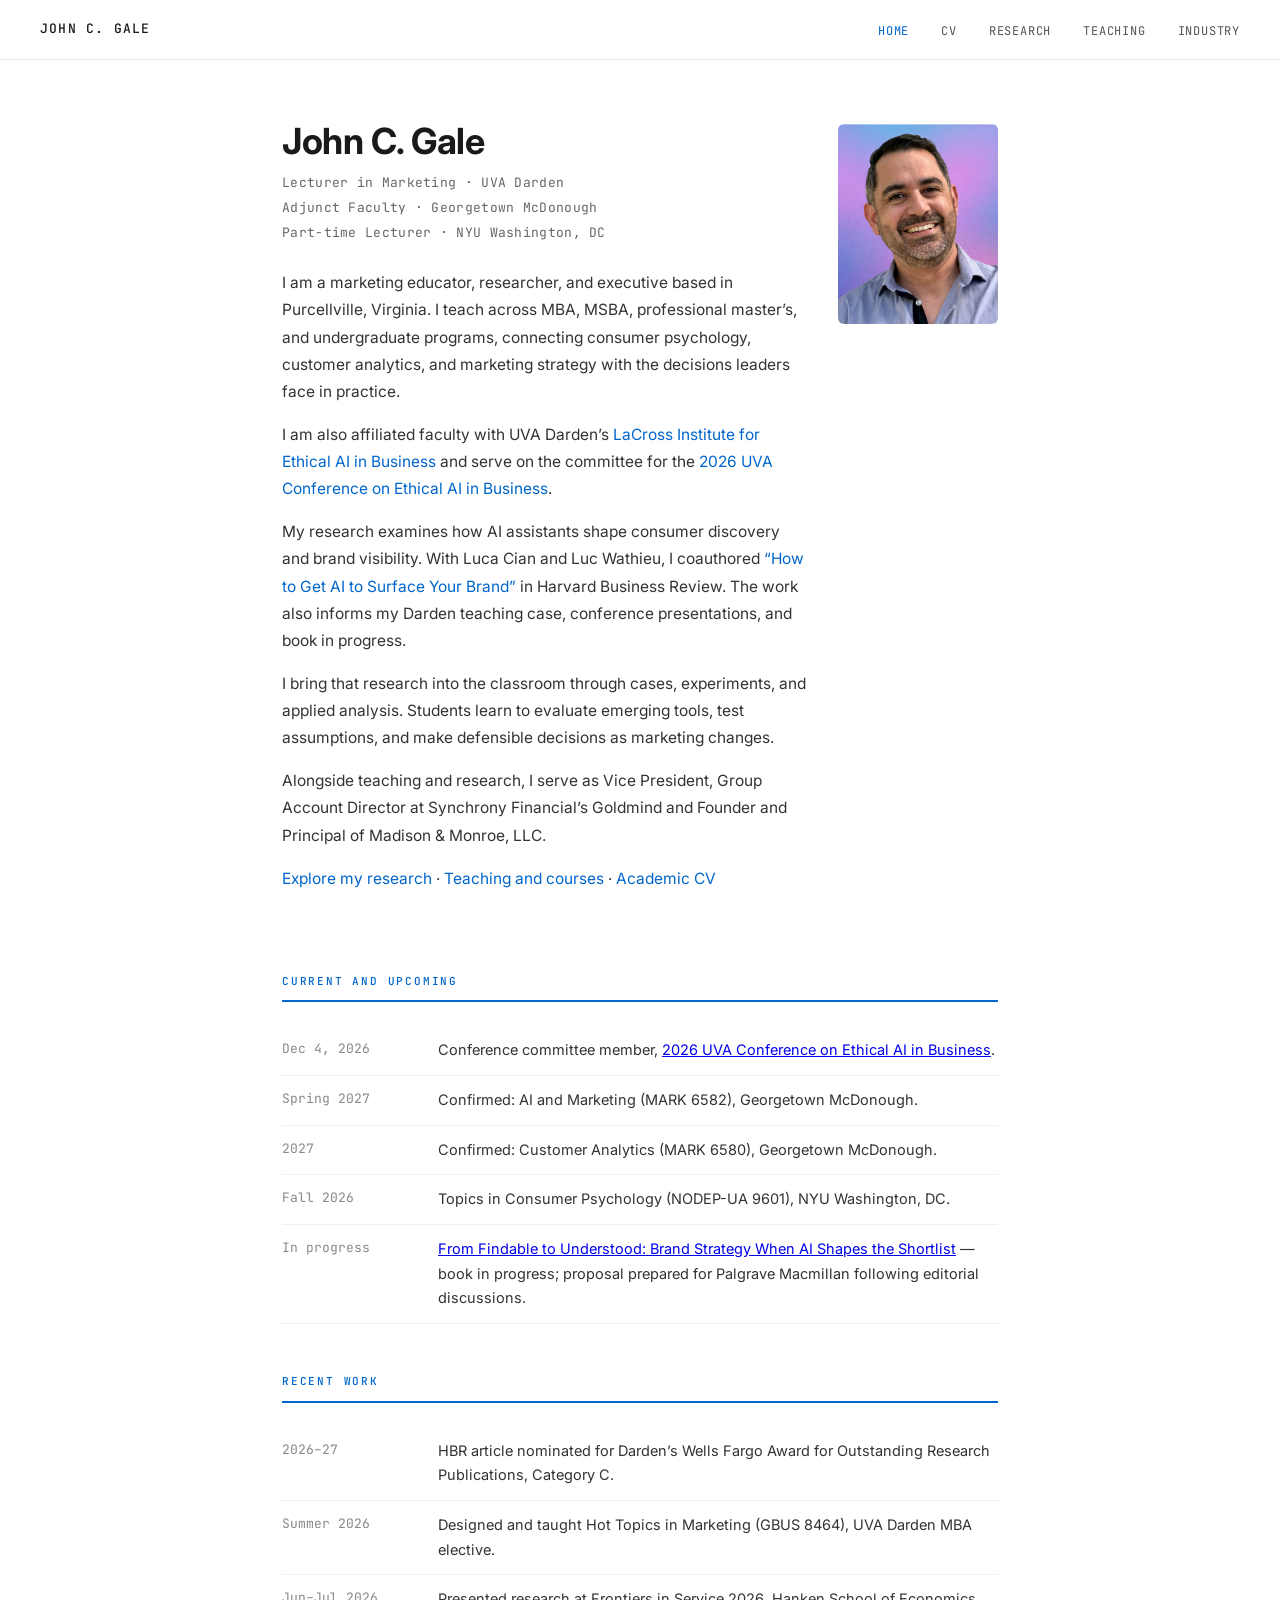
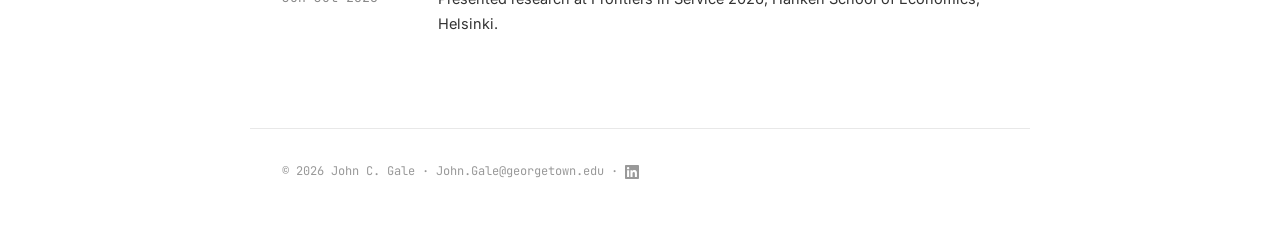
<file: index.html>
<!DOCTYPE html>
<html lang="en">
<head>
  <meta charset="UTF-8">
  <meta name="viewport" content="width=device-width, initial-scale=1.0">
  <meta property="og:type" content="website">
<meta property="og:url" content="https://johncgale.com/">
<meta property="og:title" content="John C. Gale | Marketing Educator &amp; AI Researcher">
<meta property="og:description" content="John C. Gale teaches marketing at UVA Darden, Georgetown, and NYU. Explore his research on AI brand recommendations, HBR article, teaching, and academic CV.">
<meta property="og:image" content="https://johncgale.com/social-preview.jpg">
<meta name="twitter:card" content="summary_large_image">
<meta name="twitter:url" content="https://johncgale.com/">
<meta name="twitter:title" content="John C. Gale | Marketing Educator &amp; AI Researcher">
<meta name="twitter:description" content="John C. Gale teaches marketing at UVA Darden, Georgetown, and NYU. Explore his research on AI brand recommendations, HBR article, teaching, and academic CV.">
<meta name="twitter:image" content="https://johncgale.com/social-preview.jpg">
<meta name="description" content="John C. Gale teaches marketing at UVA Darden, Georgetown, and NYU. Explore his research on AI brand recommendations, HBR article, teaching, and academic CV.">
  <title>John C. Gale | Marketing Educator &amp; AI Researcher</title>
  <link rel="preconnect" href="https://fonts.googleapis.com">
  <link rel="preconnect" href="https://fonts.gstatic.com" crossorigin>
  <link href="https://fonts.googleapis.com/css2?family=Inter:wght@300;400;500;600;700&family=JetBrains+Mono:wght@400;500&display=swap" rel="stylesheet">
  <link rel="icon" href="favicon.ico" sizes="32x32">
  <link rel="icon" href="favicon-192.png" sizes="192x192" type="image/png">
  <link rel="apple-touch-icon" href="apple-touch-icon.png">
  <link rel="stylesheet" href="style.css">
<link rel="canonical" href="https://johncgale.com/">
  <meta property="og:site_name" content="John C. Gale">
  <meta property="og:image:alt" content="John C. Gale — marketing educator and researcher">
  <meta name="twitter:image:alt" content="John C. Gale — marketing educator and researcher">
<script type="application/ld+json">
{
  "@context": "https://schema.org",
  "@graph": [
    {
      "@type": "WebSite",
      "@id": "https://johncgale.com/#website",
      "url": "https://johncgale.com/",
      "name": "John C. Gale",
      "alternateName": "John Gale",
      "publisher": {
        "@id": "https://johncgale.com/#person"
      }
    },
    {
      "@type": "Person",
      "name": "John C. Gale",
      "url": "https://johncgale.com/",
      "image": "https://johncgale.com/headshot.jpg",
      "jobTitle": [
        "Lecturer in Marketing",
        "Adjunct Faculty",
        "Part-time Lecturer",
        "Vice President, Group Account Director"
      ],
      "worksFor": [
        {
          "@type": "Organization",
          "name": "Georgetown University, McDonough School of Business",
          "url": "https://msb.georgetown.edu"
        },
        {
          "@type": "Organization",
          "name": "New York University Washington, DC",
          "url": "https://www.nyu.edu/washington-dc.html"
        },
        {
          "@type": "Organization",
          "name": "University of Virginia, Darden School of Business",
          "url": "https://www.darden.virginia.edu"
        },
        {
          "@type": "Organization",
          "name": "Synchrony Financial",
          "url": "https://www.synchrony.com"
        }
      ],
      "alumniOf": [
        {
          "@type": "Organization",
          "name": "University of Miami"
        },
        {
          "@type": "Organization",
          "name": "Florida International University"
        },
        {
          "@type": "Organization",
          "name": "Georgetown University"
        },
        {
          "@type": "Organization",
          "name": "Johns Hopkins University"
        }
      ],
      "knowsAbout": [
        "AI-Mediated Communication",
        "Large Language Model Optimization",
        "Consumer-Brand Relationships",
        "Customer Analytics",
        "Marketing Communication",
        "Retail Technology"
      ],
      "sameAs": [
        "https://linkedin.com/in/johncgale",
        "https://msb.georgetown.edu/profiles/john-gale"
      ],
      "email": "John.Gale@georgetown.edu",
      "address": {
        "@type": "PostalAddress",
        "addressLocality": "Purcellville",
        "addressRegion": "Virginia",
        "addressCountry": "US"
      },
      "affiliation": {
        "@type": "Organization",
        "name": "LaCross Institute for Ethical AI in Business",
        "url": "https://www.darden.virginia.edu/lacross-ai-institute"
      },
      "@id": "https://johncgale.com/#person",
      "alternateName": "John Gale"
    },
    {
      "@type": "ProfilePage",
      "@id": "https://johncgale.com/#webpage",
      "url": "https://johncgale.com/",
      "name": "John C. Gale | Marketing Educator & AI Researcher",
      "description": "John C. Gale teaches marketing at UVA Darden, Georgetown, and NYU. Explore his research on AI brand recommendations, HBR article, teaching, and academic CV.",
      "inLanguage": "en",
      "isPartOf": {
        "@id": "https://johncgale.com/#website"
      },
      "about": {
        "@id": "https://johncgale.com/#person"
      },
      "mainEntity": {
        "@id": "https://johncgale.com/#person"
      }
    }
  ]
}
</script>
</head>
<body>

<nav>
  <a href="/" class="name-link">John C. Gale</a>
  <ul>
    <li><a href="/" class="active">Home</a></li>
    <li><a href="cv.html">CV</a></li>
    <li><a href="research.html">Research</a></li>
    <li><a href="teaching.html">Teaching</a></li>
    <li><a href="industry.html">Industry</a></li>
  </ul>
</nav>

<main>
<div class="hero"><div class="bio"><h1>John C. Gale</h1>
<div class="subtitle">Lecturer in Marketing · UVA Darden<br>Adjunct Faculty · Georgetown McDonough<br>Part-time Lecturer · NYU Washington, DC</div>
<p>I am a marketing educator, researcher, and executive based in Purcellville, Virginia. I teach across MBA, MSBA, professional master’s, and undergraduate programs, connecting consumer psychology, customer analytics, and marketing strategy with the decisions leaders face in practice.</p>
<p>I am also affiliated faculty with UVA Darden’s <a href="https://www.darden.virginia.edu/lacross-ai-institute">LaCross Institute for Ethical AI in Business</a> and serve on the committee for the <a href="https://www.darden.virginia.edu/lacross-ai-institute/events/conference">2026 UVA Conference on Ethical AI in Business</a>.</p>
<p>My research examines how AI assistants shape consumer discovery and brand visibility. With Luca Cian and Luc Wathieu, I coauthored <a href="https://hbr.org/2026/06/how-to-get-ai-to-surface-your-brand">“How to Get AI to Surface Your Brand”</a> in Harvard Business Review. The work also informs my Darden teaching case, conference presentations, and book in progress.</p>
<p>I bring that research into the classroom through cases, experiments, and applied analysis. Students learn to evaluate emerging tools, test assumptions, and make defensible decisions as marketing changes.</p>
<p>Alongside teaching and research, I serve as Vice President, Group Account Director at Synchrony Financial’s Goldmind and Founder and Principal of Madison &amp; Monroe, LLC.</p>
<p><a href="research.html">Explore my research</a> · <a href="teaching.html">Teaching and courses</a> · <a href="cv.html">Academic CV</a></p>
</div>
<img class="headshot" src="headshot.jpg" alt="John C. Gale" width="160" height="200"></div>
<h2 class="section-label">Current and Upcoming</h2>
<div class="event-row"><span class="event-date">Dec 4, 2026</span><span class="event-detail">Conference committee member, <a href="https://www.darden.virginia.edu/lacross-ai-institute/events/conference">2026 UVA Conference on Ethical AI in Business</a>.</span></div>
<div class="event-row"><span class="event-date">Spring 2027</span><span class="event-detail">Confirmed: AI and Marketing (MARK 6582), Georgetown McDonough.</span></div>
<div class="event-row"><span class="event-date">2027</span><span class="event-detail">Confirmed: Customer Analytics (MARK 6580), Georgetown McDonough.</span></div>
<div class="event-row"><span class="event-date">Fall 2026</span><span class="event-detail">Topics in Consumer Psychology (NODEP-UA 9601), NYU Washington, DC.</span></div>
<div class="event-row"><span class="event-date">In progress</span><span class="event-detail"><a href="research.html#book">From Findable to Understood: Brand Strategy When AI Shapes the Shortlist</a> — book in progress; proposal prepared for Palgrave Macmillan following editorial discussions.</span></div>
<h2 class="section-label">Recent Work</h2>
<div class="event-row"><span class="event-date">2026–27</span><span class="event-detail">HBR article nominated for Darden’s Wells Fargo Award for Outstanding Research Publications, Category C.</span></div>
<div class="event-row"><span class="event-date">Summer 2026</span><span class="event-detail">Designed and taught Hot Topics in Marketing (GBUS 8464), UVA Darden MBA elective.</span></div>
<div class="event-row"><span class="event-date">Jun–Jul 2026</span><span class="event-detail">Presented research at Frontiers in Service 2026, Hanken School of Economics, Helsinki.</span></div>
</main>

<footer>
  &copy; 2026 John C. Gale &middot; <a href="mailto:John.Gale@georgetown.edu">John.Gale@georgetown.edu</a> &middot; <a href="https://linkedin.com/in/johncgale" target="_blank" rel="noopener" aria-label="LinkedIn" style="display:inline-flex;vertical-align:middle;"><svg xmlns="http://www.w3.org/2000/svg" width="14" height="14" viewBox="0 0 24 24" fill="currentColor"><path d="M20.447 20.452h-3.554v-5.569c0-1.328-.027-3.037-1.852-3.037-1.853 0-2.136 1.445-2.136 2.939v5.667H9.351V9h3.414v1.561h.046c.477-.9 1.637-1.85 3.37-1.85 3.601 0 4.267 2.37 4.267 5.455v6.286zM5.337 7.433a2.062 2.062 0 01-2.063-2.065 2.064 2.064 0 112.063 2.065zm1.782 13.019H3.555V9h3.564v11.452zM22.225 0H1.771C.792 0 0 .774 0 1.729v20.542C0 23.227.792 24 1.771 24h20.451C23.2 24 24 23.227 24 22.271V1.729C24 .774 23.2 0 22.222 0h.003z"/></svg></a>
</footer>

</body>
</html>
</file>
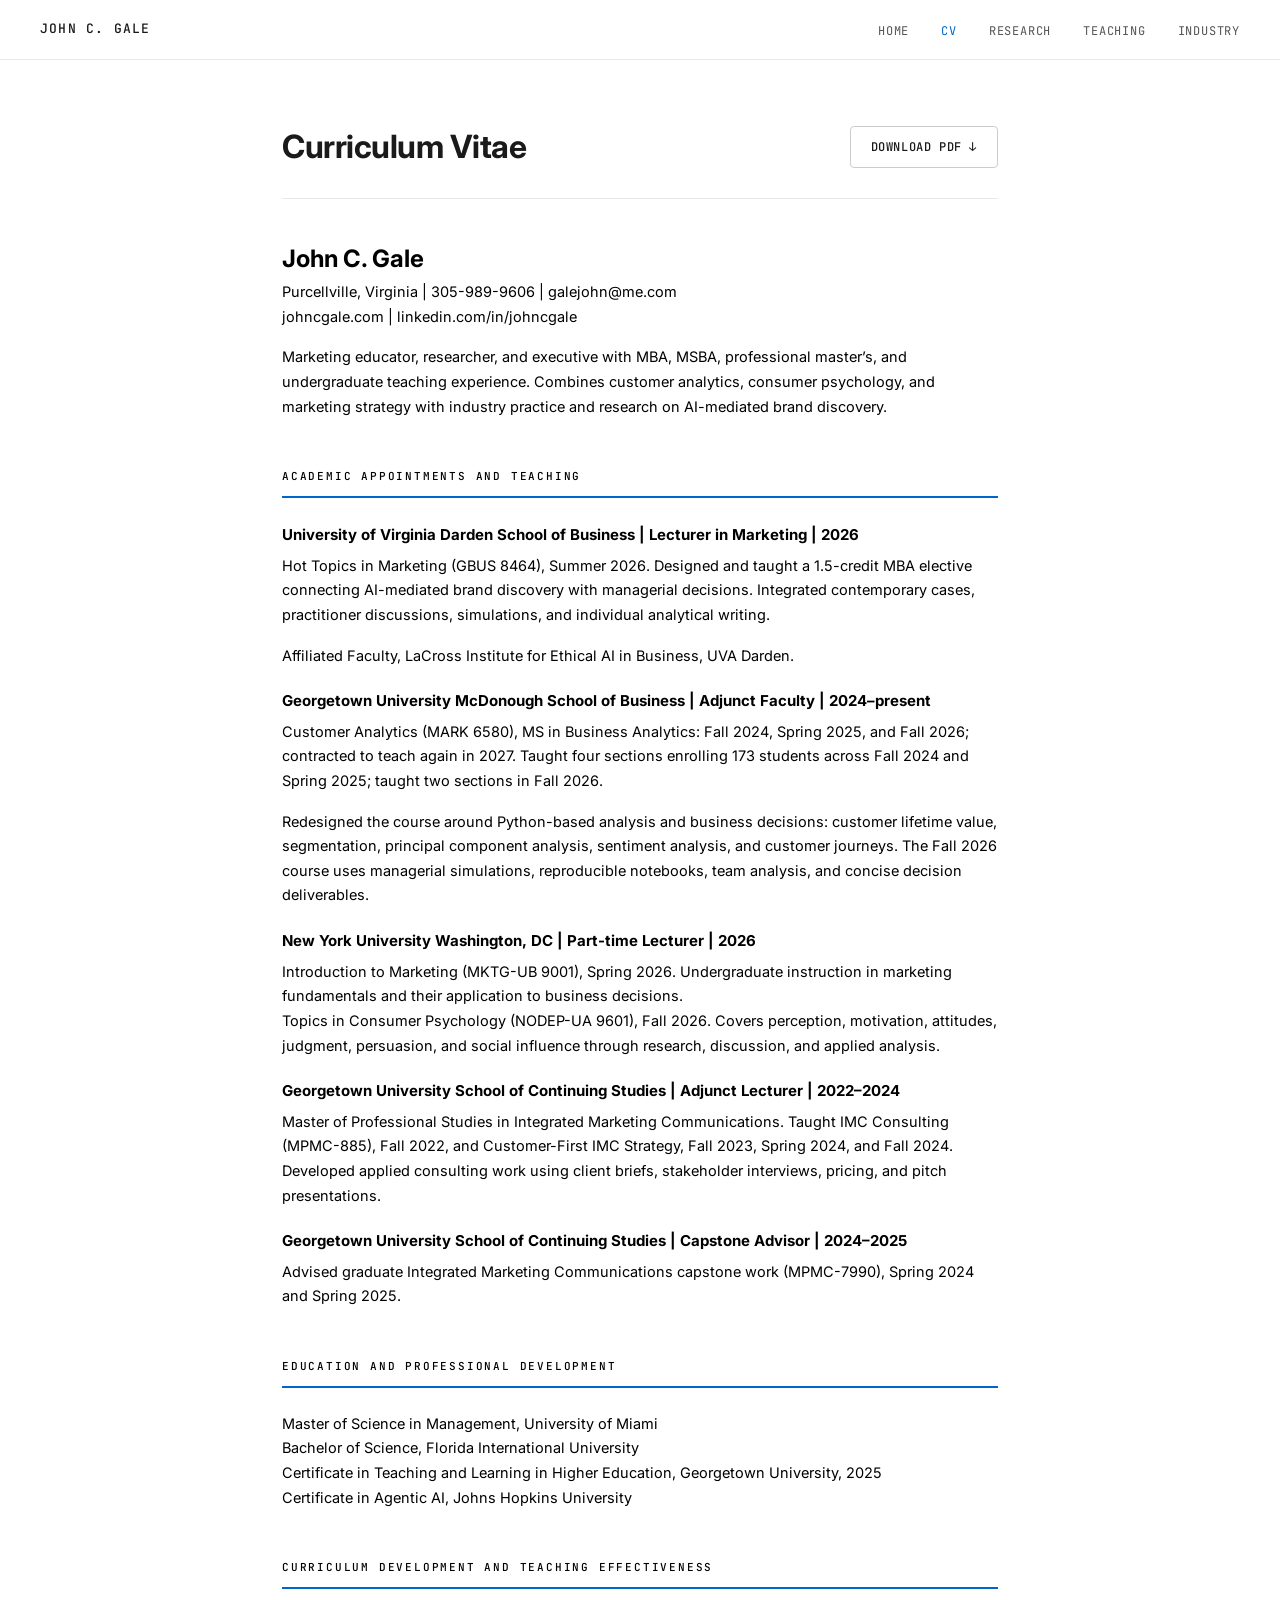
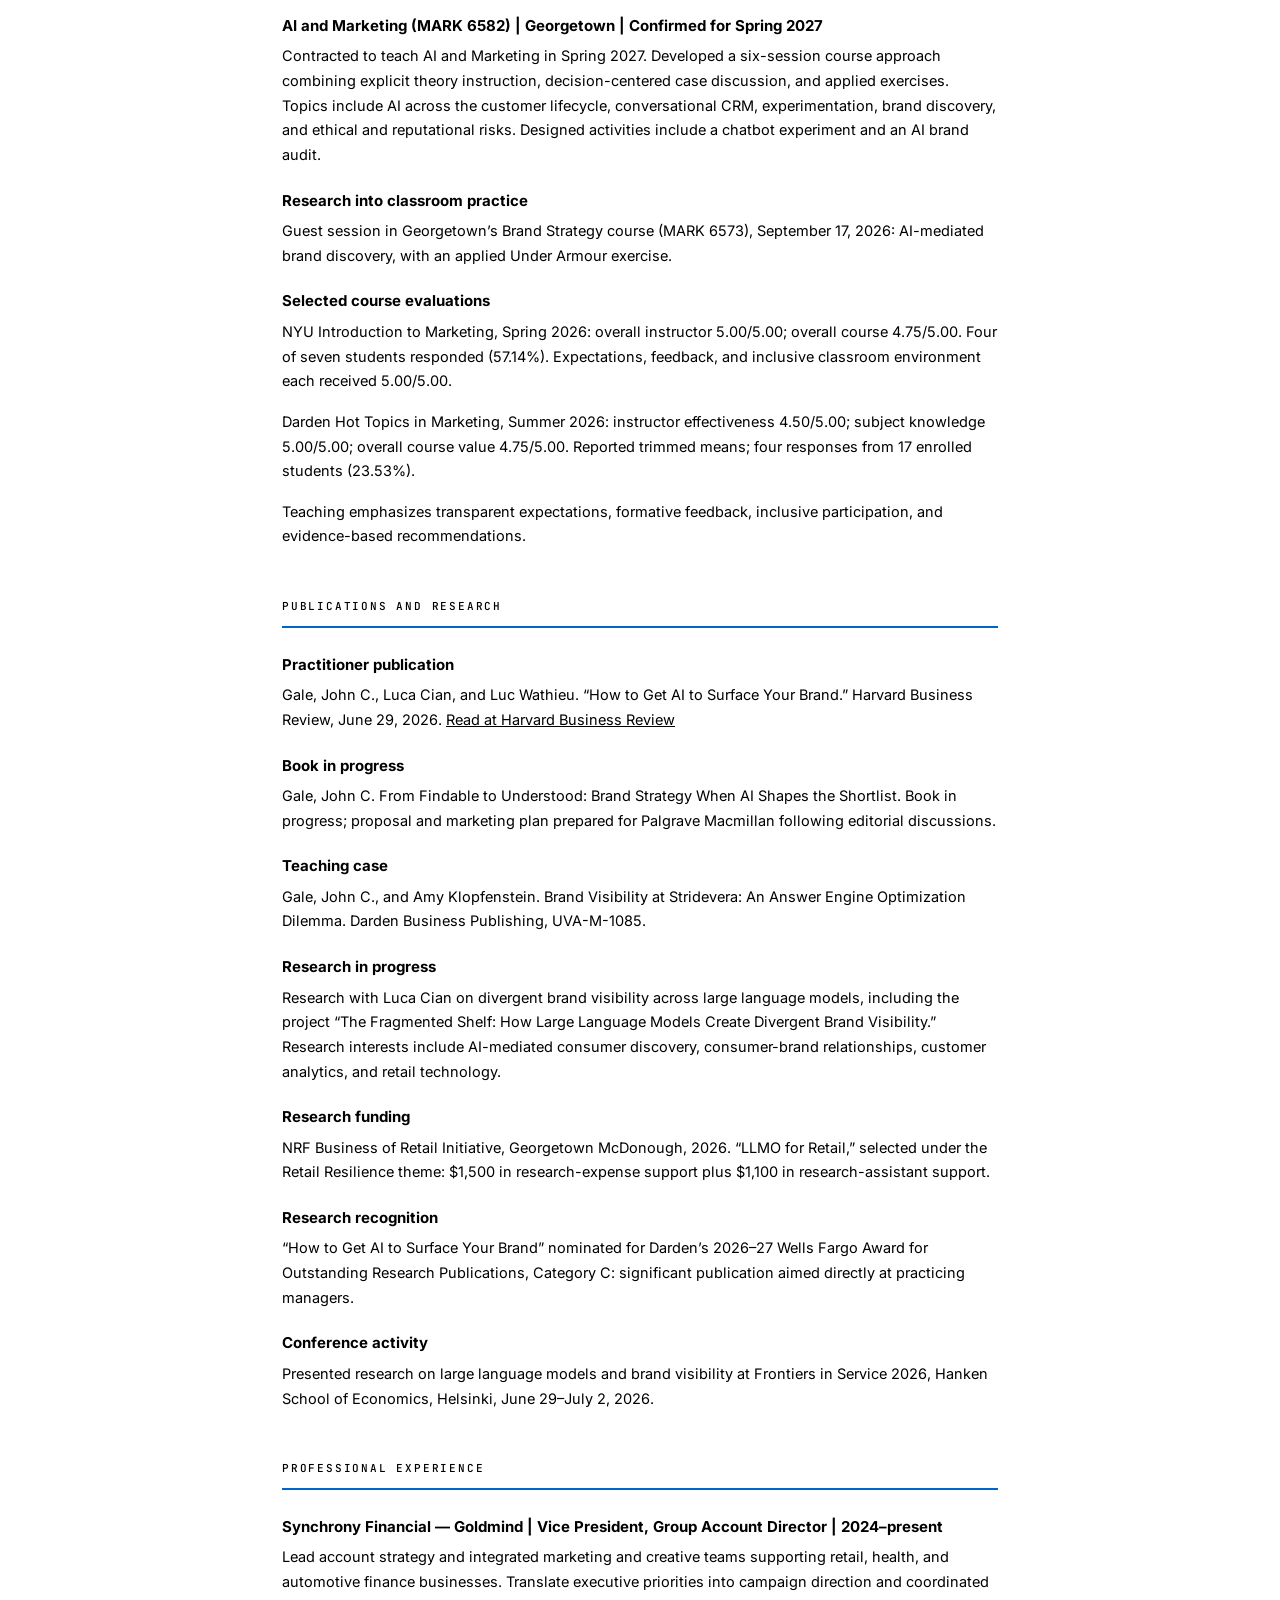
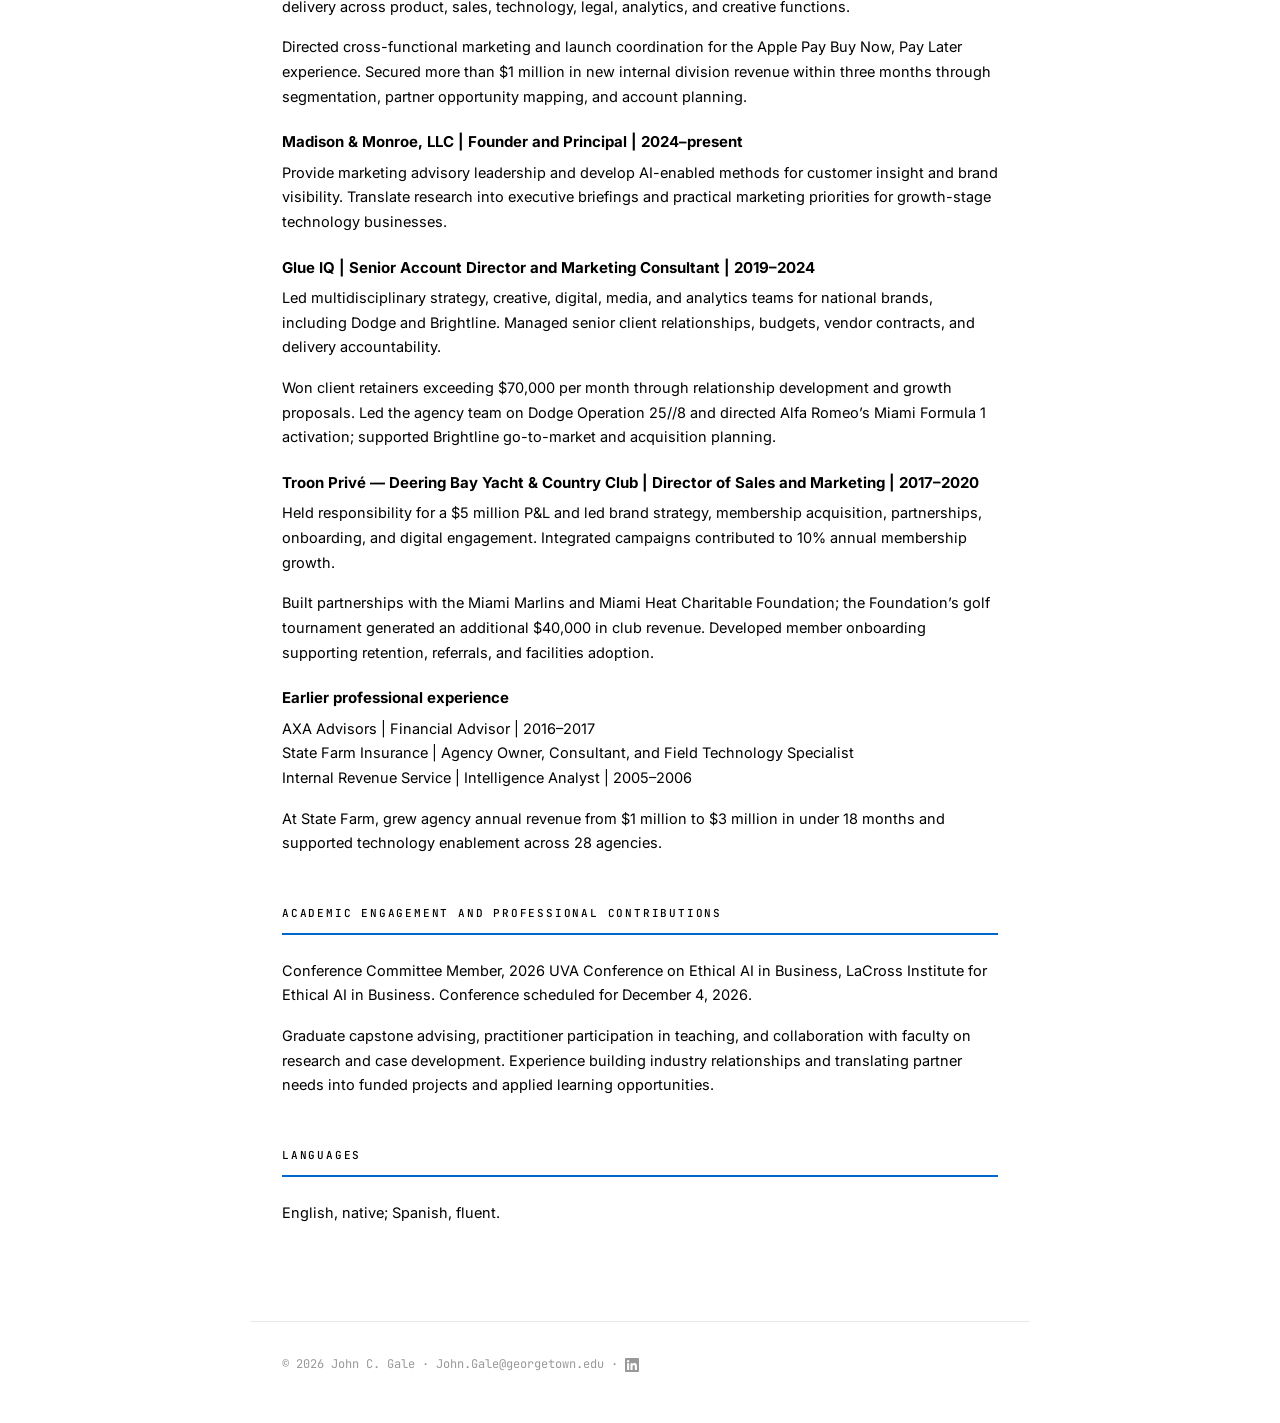
<file: cv.html>
<!DOCTYPE html>
<html lang="en">
<head>
  <meta charset="UTF-8">
  <meta name="viewport" content="width=device-width, initial-scale=1.0">
  <meta property="og:type" content="website">
<meta property="og:url" content="https://johncgale.com/cv.html">
<meta property="og:title" content="Academic CV | John C. Gale — Marketing Educator">
<meta property="og:description" content="Read and download John C. Gale’s academic CV: marketing teaching, AI research, publications, academic service, education, and industry experience.">
<meta property="og:image" content="https://johncgale.com/social-preview.jpg">
<meta name="twitter:card" content="summary_large_image">
<meta name="twitter:url" content="https://johncgale.com/cv.html">
<meta name="twitter:title" content="Academic CV | John C. Gale — Marketing Educator">
<meta name="twitter:description" content="Read and download John C. Gale’s academic CV: marketing teaching, AI research, publications, academic service, education, and industry experience.">
<meta name="twitter:image" content="https://johncgale.com/social-preview.jpg">
<meta name="description" content="Read and download John C. Gale’s academic CV: marketing teaching, AI research, publications, academic service, education, and industry experience.">
  <title>Academic CV | John C. Gale — Marketing Educator</title>
  <link rel="preconnect" href="https://fonts.googleapis.com">
  <link rel="preconnect" href="https://fonts.gstatic.com" crossorigin>
  <link href="https://fonts.googleapis.com/css2?family=Inter:wght@300;400;500;600;700&family=JetBrains+Mono:wght@400;500&display=swap" rel="stylesheet">
  <link rel="icon" href="favicon.ico" sizes="32x32">
  <link rel="icon" href="favicon-192.png" sizes="192x192" type="image/png">
  <link rel="apple-touch-icon" href="apple-touch-icon.png">
  <link rel="stylesheet" href="style.css">
  <link rel="canonical" href="https://johncgale.com/cv.html">
  <meta property="og:site_name" content="John C. Gale">
  <meta property="og:image:alt" content="John C. Gale — marketing educator and researcher">
  <meta name="twitter:image:alt" content="John C. Gale — marketing educator and researcher">
<script type="application/ld+json">
{
  "@context": "https://schema.org",
  "@graph": [
    {
      "@type": "WebPage",
      "@id": "https://johncgale.com/cv.html#webpage",
      "url": "https://johncgale.com/cv.html",
      "name": "Academic CV | John C. Gale — Marketing Educator",
      "description": "Read and download John C. Gale’s academic CV: marketing teaching, AI research, publications, academic service, education, and industry experience.",
      "inLanguage": "en",
      "isPartOf": {
        "@id": "https://johncgale.com/#website"
      },
      "about": {
        "@id": "https://johncgale.com/#person"
      }
    }
  ]
}
</script>
</head>
<body>

<nav>
  <a href="/" class="name-link">John C. Gale</a>
  <ul>
    <li><a href="/">Home</a></li>
    <li><a href="cv.html" class="active">CV</a></li>
    <li><a href="research.html">Research</a></li>
    <li><a href="teaching.html">Teaching</a></li>
    <li><a href="industry.html">Industry</a></li>
  </ul>
</nav>

<main>
<div class="cv-topbar"><h1>Curriculum Vitae</h1>
<div class="actions"><a href="gale-cv.pdf" class="btn btn-outline">Download PDF ↓</a></div>
</div>
<div class="cv-content">
<h2>John C. Gale</h2>
<p>Purcellville, Virginia | 305-989-9606 | galejohn@me.com<br>johncgale.com | linkedin.com/in/johncgale</p>
<p>Marketing educator, researcher, and executive with MBA, MSBA, professional master’s, and undergraduate teaching experience. Combines customer analytics, consumer psychology, and marketing strategy with industry practice and research on AI-mediated brand discovery.</p>
<h2 class="section-label">Academic Appointments and Teaching</h2>
<h3>University of Virginia Darden School of Business | Lecturer in Marketing | 2026</h3>
<p>Hot Topics in Marketing (GBUS 8464), Summer 2026. Designed and taught a 1.5-credit MBA elective connecting AI-mediated brand discovery with managerial decisions. Integrated contemporary cases, practitioner discussions, simulations, and individual analytical writing.</p>
<p>Affiliated Faculty, LaCross Institute for Ethical AI in Business, UVA Darden.</p>
<h3>Georgetown University McDonough School of Business | Adjunct Faculty | 2024–present</h3>
<p>Customer Analytics (MARK 6580), MS in Business Analytics: Fall 2024, Spring 2025, and Fall 2026; contracted to teach again in 2027. Taught four sections enrolling 173 students across Fall 2024 and Spring 2025; taught two sections in Fall 2026.</p>
<p>Redesigned the course around Python-based analysis and business decisions: customer lifetime value, segmentation, principal component analysis, sentiment analysis, and customer journeys. The Fall 2026 course uses managerial simulations, reproducible notebooks, team analysis, and concise decision deliverables.</p>
<h3>New York University Washington, DC | Part-time Lecturer | 2026</h3>
<p>Introduction to Marketing (MKTG-UB 9001), Spring 2026. Undergraduate instruction in marketing fundamentals and their application to business decisions.<br>Topics in Consumer Psychology (NODEP-UA 9601), Fall 2026. Covers perception, motivation, attitudes, judgment, persuasion, and social influence through research, discussion, and applied analysis.</p>
<h3>Georgetown University School of Continuing Studies | Adjunct Lecturer | 2022–2024</h3>
<p>Master of Professional Studies in Integrated Marketing Communications. Taught IMC Consulting (MPMC-885), Fall 2022, and Customer-First IMC Strategy, Fall 2023, Spring 2024, and Fall 2024. Developed applied consulting work using client briefs, stakeholder interviews, pricing, and pitch presentations.</p>
<h3>Georgetown University School of Continuing Studies | Capstone Advisor | 2024–2025</h3>
<p>Advised graduate Integrated Marketing Communications capstone work (MPMC-7990), Spring 2024 and Spring 2025.</p>
<h2 class="section-label">Education and Professional Development</h2>
<p>Master of Science in Management, University of Miami<br>Bachelor of Science, Florida International University<br>Certificate in Teaching and Learning in Higher Education, Georgetown University, 2025<br>Certificate in Agentic AI, Johns Hopkins University</p>
<h2 class="section-label">Curriculum Development and Teaching Effectiveness</h2>
<h3>AI and Marketing (MARK 6582) | Georgetown | Confirmed for Spring 2027</h3>
<p>Contracted to teach AI and Marketing in Spring 2027. Developed a six-session course approach combining explicit theory instruction, decision-centered case discussion, and applied exercises. Topics include AI across the customer lifecycle, conversational CRM, experimentation, brand discovery, and ethical and reputational risks. Designed activities include a chatbot experiment and an AI brand audit.</p>
<h3>Research into classroom practice</h3>
<p>Guest session in Georgetown’s Brand Strategy course (MARK 6573), September 17, 2026: AI-mediated brand discovery, with an applied Under Armour exercise.</p>
<h3>Selected course evaluations</h3>
<p>NYU Introduction to Marketing, Spring 2026: overall instructor 5.00/5.00; overall course 4.75/5.00. Four of seven students responded (57.14%). Expectations, feedback, and inclusive classroom environment each received 5.00/5.00.</p>
<p>Darden Hot Topics in Marketing, Summer 2026: instructor effectiveness 4.50/5.00; subject knowledge 5.00/5.00; overall course value 4.75/5.00. Reported trimmed means; four responses from 17 enrolled students (23.53%).</p>
<p>Teaching emphasizes transparent expectations, formative feedback, inclusive participation, and evidence-based recommendations.</p>
<h2 class="section-label">Publications and Research</h2>
<h3>Practitioner publication</h3>
<p>Gale, John C., Luca Cian, and Luc Wathieu. “How to Get AI to Surface Your Brand.” Harvard Business Review, June 29, 2026. <a href="https://hbr.org/2026/06/how-to-get-ai-to-surface-your-brand">Read at Harvard Business Review</a></p>
<h3>Book in progress</h3>
<p>Gale, John C. From Findable to Understood: Brand Strategy When AI Shapes the Shortlist. Book in progress; proposal and marketing plan prepared for Palgrave Macmillan following editorial discussions.</p>
<h3>Teaching case</h3>
<p>Gale, John C., and Amy Klopfenstein. Brand Visibility at Stridevera: An Answer Engine Optimization Dilemma. Darden Business Publishing, UVA-M-1085.</p>
<h3>Research in progress</h3>
<p>Research with Luca Cian on divergent brand visibility across large language models, including the project “The Fragmented Shelf: How Large Language Models Create Divergent Brand Visibility.” Research interests include AI-mediated consumer discovery, consumer-brand relationships, customer analytics, and retail technology.</p>
<h3>Research funding</h3>
<p>NRF Business of Retail Initiative, Georgetown McDonough, 2026. “LLMO for Retail,” selected under the Retail Resilience theme: $1,500 in research-expense support plus $1,100 in research-assistant support.</p>
<h3>Research recognition</h3>
<p>“How to Get AI to Surface Your Brand” nominated for Darden’s 2026–27 Wells Fargo Award for Outstanding Research Publications, Category C: significant publication aimed directly at practicing managers.</p>
<h3>Conference activity</h3>
<p>Presented research on large language models and brand visibility at Frontiers in Service 2026, Hanken School of Economics, Helsinki, June 29–July 2, 2026.</p>
<h2 class="section-label">Professional Experience</h2>
<h3>Synchrony Financial — Goldmind | Vice President, Group Account Director | 2024–present</h3>
<p>Lead account strategy and integrated marketing and creative teams supporting retail, health, and automotive finance businesses. Translate executive priorities into campaign direction and coordinated delivery across product, sales, technology, legal, analytics, and creative functions.</p>
<p>Directed cross-functional marketing and launch coordination for the Apple Pay Buy Now, Pay Later experience. Secured more than $1 million in new internal division revenue within three months through segmentation, partner opportunity mapping, and account planning.</p>
<h3>Madison &amp; Monroe, LLC | Founder and Principal | 2024–present</h3>
<p>Provide marketing advisory leadership and develop AI-enabled methods for customer insight and brand visibility. Translate research into executive briefings and practical marketing priorities for growth-stage technology businesses.</p>
<h3>Glue IQ | Senior Account Director and Marketing Consultant | 2019–2024</h3>
<p>Led multidisciplinary strategy, creative, digital, media, and analytics teams for national brands, including Dodge and Brightline. Managed senior client relationships, budgets, vendor contracts, and delivery accountability.</p>
<p>Won client retainers exceeding $70,000 per month through relationship development and growth proposals. Led the agency team on Dodge Operation 25//8 and directed Alfa Romeo’s Miami Formula 1 activation; supported Brightline go-to-market and acquisition planning.</p>
<h3>Troon Privé — Deering Bay Yacht &amp; Country Club | Director of Sales and Marketing | 2017–2020</h3>
<p>Held responsibility for a $5 million P&amp;L and led brand strategy, membership acquisition, partnerships, onboarding, and digital engagement. Integrated campaigns contributed to 10% annual membership growth.</p>
<p>Built partnerships with the Miami Marlins and Miami Heat Charitable Foundation; the Foundation’s golf tournament generated an additional $40,000 in club revenue. Developed member onboarding supporting retention, referrals, and facilities adoption.</p>
<h3>Earlier professional experience</h3>
<p>AXA Advisors | Financial Advisor | 2016–2017<br>State Farm Insurance | Agency Owner, Consultant, and Field Technology Specialist<br>Internal Revenue Service | Intelligence Analyst | 2005–2006</p>
<p>At State Farm, grew agency annual revenue from $1 million to $3 million in under 18 months and supported technology enablement across 28 agencies.</p>
<h2 class="section-label">Academic Engagement and Professional Contributions</h2>
<p>Conference Committee Member, 2026 UVA Conference on Ethical AI in Business, LaCross Institute for Ethical AI in Business. Conference scheduled for December 4, 2026.</p>
<p>Graduate capstone advising, practitioner participation in teaching, and collaboration with faculty on research and case development. Experience building industry relationships and translating partner needs into funded projects and applied learning opportunities.</p>
<h2 class="section-label">Languages</h2>
<p>English, native; Spanish, fluent.</p>
</div>
</main>

<footer>
  &copy; 2026 John C. Gale &middot; <a href="mailto:John.Gale@georgetown.edu">John.Gale@georgetown.edu</a> &middot; <a href="https://linkedin.com/in/johncgale" target="_blank" rel="noopener" aria-label="LinkedIn" style="display:inline-flex;vertical-align:middle;"><svg xmlns="http://www.w3.org/2000/svg" width="14" height="14" viewBox="0 0 24 24" fill="currentColor"><path d="M20.447 20.452h-3.554v-5.569c0-1.328-.027-3.037-1.852-3.037-1.853 0-2.136 1.445-2.136 2.939v5.667H9.351V9h3.414v1.561h.046c.477-.9 1.637-1.85 3.37-1.85 3.601 0 4.267 2.37 4.267 5.455v6.286zM5.337 7.433a2.062 2.062 0 01-2.063-2.065 2.064 2.064 0 112.063 2.065zm1.782 13.019H3.555V9h3.564v11.452zM22.225 0H1.771C.792 0 0 .774 0 1.729v20.542C0 23.227.792 24 1.771 24h20.451C23.2 24 24 23.227 24 22.271V1.729C24 .774 23.2 0 22.222 0h.003z"/></svg></a>
</footer>

</body>
</html>
</file>
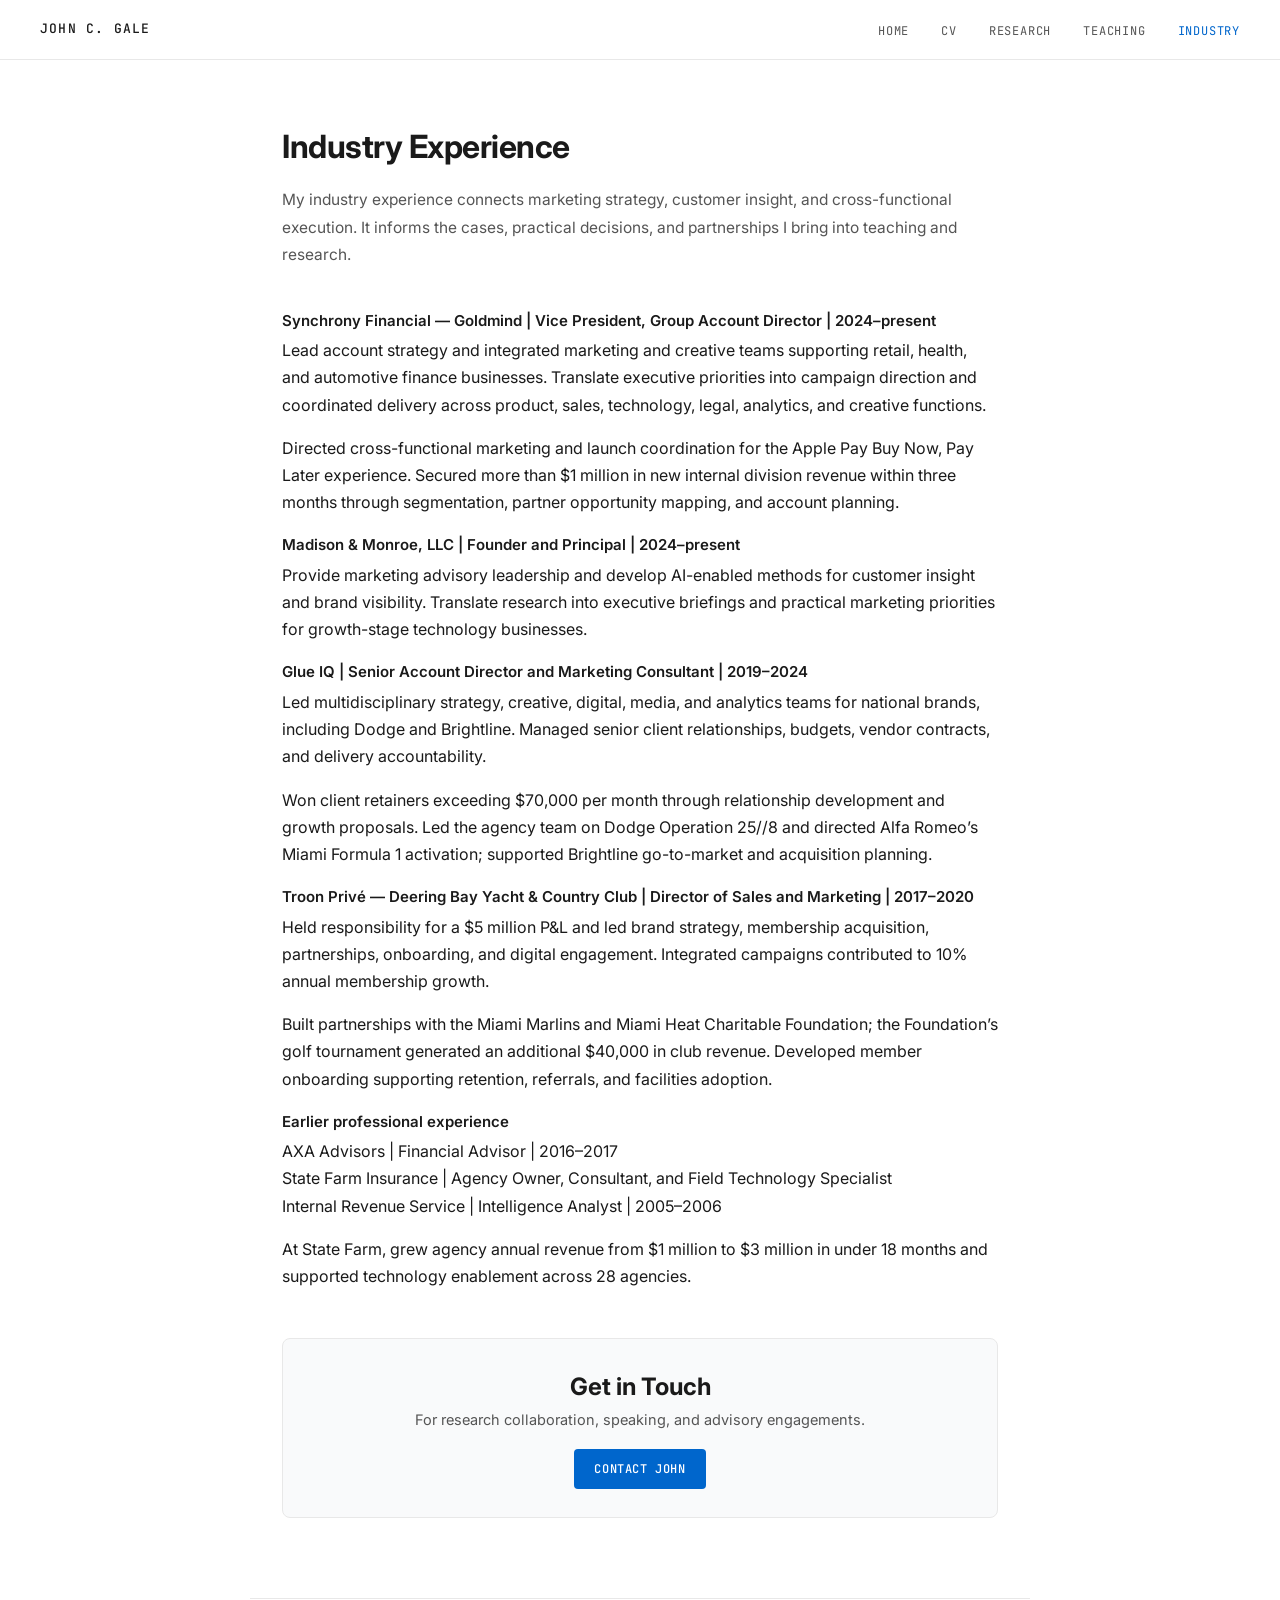
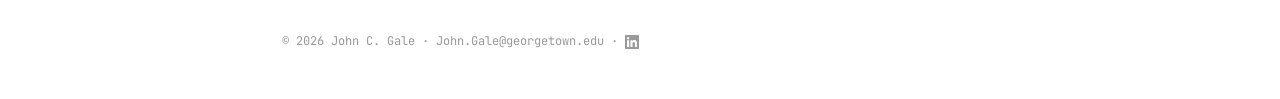
<file: industry.html>
<!DOCTYPE html>
<html lang="en">
<head>
  <meta charset="UTF-8">
  <meta name="viewport" content="width=device-width, initial-scale=1.0">
  <meta property="og:type" content="website">
<meta property="og:url" content="https://johncgale.com/industry.html">
<meta property="og:title" content="Marketing Strategy &amp; Industry Experience | John C. Gale">
<meta property="og:description" content="Explore John C. Gale’s marketing leadership experience and how brand strategy, customer insights, and industry practice inform his teaching and research.">
<meta property="og:image" content="https://johncgale.com/social-preview.jpg">
<meta name="twitter:card" content="summary_large_image">
<meta name="twitter:url" content="https://johncgale.com/industry.html">
<meta name="twitter:title" content="Marketing Strategy &amp; Industry Experience | John C. Gale">
<meta name="twitter:description" content="Explore John C. Gale’s marketing leadership experience and how brand strategy, customer insights, and industry practice inform his teaching and research.">
<meta name="twitter:image" content="https://johncgale.com/social-preview.jpg">
<meta name="description" content="Explore John C. Gale’s marketing leadership experience and how brand strategy, customer insights, and industry practice inform his teaching and research.">
  <title>Marketing Strategy &amp; Industry Experience | John C. Gale</title>
  <link rel="preconnect" href="https://fonts.googleapis.com">
  <link rel="preconnect" href="https://fonts.gstatic.com" crossorigin>
  <link href="https://fonts.googleapis.com/css2?family=Inter:wght@300;400;500;600;700&family=JetBrains+Mono:wght@400;500&display=swap" rel="stylesheet">
  <link rel="icon" href="favicon.ico" sizes="32x32">
  <link rel="icon" href="favicon-192.png" sizes="192x192" type="image/png">
  <link rel="apple-touch-icon" href="apple-touch-icon.png">
  <link rel="stylesheet" href="style.css">
  <link rel="canonical" href="https://johncgale.com/industry.html">
  <meta property="og:site_name" content="John C. Gale">
  <meta property="og:image:alt" content="John C. Gale — marketing educator and researcher">
  <meta name="twitter:image:alt" content="John C. Gale — marketing educator and researcher">
<script type="application/ld+json">
{
  "@context": "https://schema.org",
  "@graph": [
    {
      "@type": "WebPage",
      "@id": "https://johncgale.com/industry.html#webpage",
      "url": "https://johncgale.com/industry.html",
      "name": "Marketing Strategy & Industry Experience | John C. Gale",
      "description": "Explore John C. Gale’s marketing leadership experience and how brand strategy, customer insights, and industry practice inform his teaching and research.",
      "inLanguage": "en",
      "isPartOf": {
        "@id": "https://johncgale.com/#website"
      },
      "about": {
        "@id": "https://johncgale.com/#person"
      }
    }
  ]
}
</script>
</head>
<body>

<nav>
  <a href="/" class="name-link">John C. Gale</a>
  <ul>
    <li><a href="/">Home</a></li>
    <li><a href="cv.html">CV</a></li>
    <li><a href="research.html">Research</a></li>
    <li><a href="teaching.html">Teaching</a></li>
    <li><a href="industry.html" class="active">Industry</a></li>
  </ul>
</nav>

<main>
<h1 class="page-title">Industry Experience</h1>
<p class="page-intro">My industry experience connects marketing strategy, customer insight, and cross-functional execution. It informs the cases, practical decisions, and partnerships I bring into teaching and research.</p>
<h2 class="inst-name">Synchrony Financial — Goldmind | Vice President, Group Account Director | 2024–present</h2>
<p>Lead account strategy and integrated marketing and creative teams supporting retail, health, and automotive finance businesses. Translate executive priorities into campaign direction and coordinated delivery across product, sales, technology, legal, analytics, and creative functions.</p>
<p>Directed cross-functional marketing and launch coordination for the Apple Pay Buy Now, Pay Later experience. Secured more than $1 million in new internal division revenue within three months through segmentation, partner opportunity mapping, and account planning.</p>
<h2 class="inst-name">Madison &amp; Monroe, LLC | Founder and Principal | 2024–present</h2>
<p>Provide marketing advisory leadership and develop AI-enabled methods for customer insight and brand visibility. Translate research into executive briefings and practical marketing priorities for growth-stage technology businesses.</p>
<h2 class="inst-name">Glue IQ | Senior Account Director and Marketing Consultant | 2019–2024</h2>
<p>Led multidisciplinary strategy, creative, digital, media, and analytics teams for national brands, including Dodge and Brightline. Managed senior client relationships, budgets, vendor contracts, and delivery accountability.</p>
<p>Won client retainers exceeding $70,000 per month through relationship development and growth proposals. Led the agency team on Dodge Operation 25//8 and directed Alfa Romeo’s Miami Formula 1 activation; supported Brightline go-to-market and acquisition planning.</p>
<h2 class="inst-name">Troon Privé — Deering Bay Yacht &amp; Country Club | Director of Sales and Marketing | 2017–2020</h2>
<p>Held responsibility for a $5 million P&amp;L and led brand strategy, membership acquisition, partnerships, onboarding, and digital engagement. Integrated campaigns contributed to 10% annual membership growth.</p>
<p>Built partnerships with the Miami Marlins and Miami Heat Charitable Foundation; the Foundation’s golf tournament generated an additional $40,000 in club revenue. Developed member onboarding supporting retention, referrals, and facilities adoption.</p>
<h2 class="inst-name">Earlier professional experience</h2>
<p>AXA Advisors | Financial Advisor | 2016–2017<br>State Farm Insurance | Agency Owner, Consultant, and Field Technology Specialist<br>Internal Revenue Service | Intelligence Analyst | 2005–2006</p>
<p>At State Farm, grew agency annual revenue from $1 million to $3 million in under 18 months and supported technology enablement across 28 agencies.</p>
<div class="cta-box"><h2>Get in Touch</h2>
<p>For research collaboration, speaking, and advisory engagements.</p>
<a class="btn btn-blue" href="mailto:John.Gale@georgetown.edu">Contact John</a></div>
</main>

<footer>
  &copy; 2026 John C. Gale &middot; <a href="mailto:John.Gale@georgetown.edu">John.Gale@georgetown.edu</a> &middot; <a href="https://linkedin.com/in/johncgale" target="_blank" rel="noopener" aria-label="LinkedIn" style="display:inline-flex;vertical-align:middle;"><svg xmlns="http://www.w3.org/2000/svg" width="14" height="14" viewBox="0 0 24 24" fill="currentColor"><path d="M20.447 20.452h-3.554v-5.569c0-1.328-.027-3.037-1.852-3.037-1.853 0-2.136 1.445-2.136 2.939v5.667H9.351V9h3.414v1.561h.046c.477-.9 1.637-1.85 3.37-1.85 3.601 0 4.267 2.37 4.267 5.455v6.286zM5.337 7.433a2.062 2.062 0 01-2.063-2.065 2.064 2.064 0 112.063 2.065zm1.782 13.019H3.555V9h3.564v11.452zM22.225 0H1.771C.792 0 0 .774 0 1.729v20.542C0 23.227.792 24 1.771 24h20.451C23.2 24 24 23.227 24 22.271V1.729C24 .774 23.2 0 22.222 0h.003z"/></svg></a>
</footer>

</body>
</html>
</file>
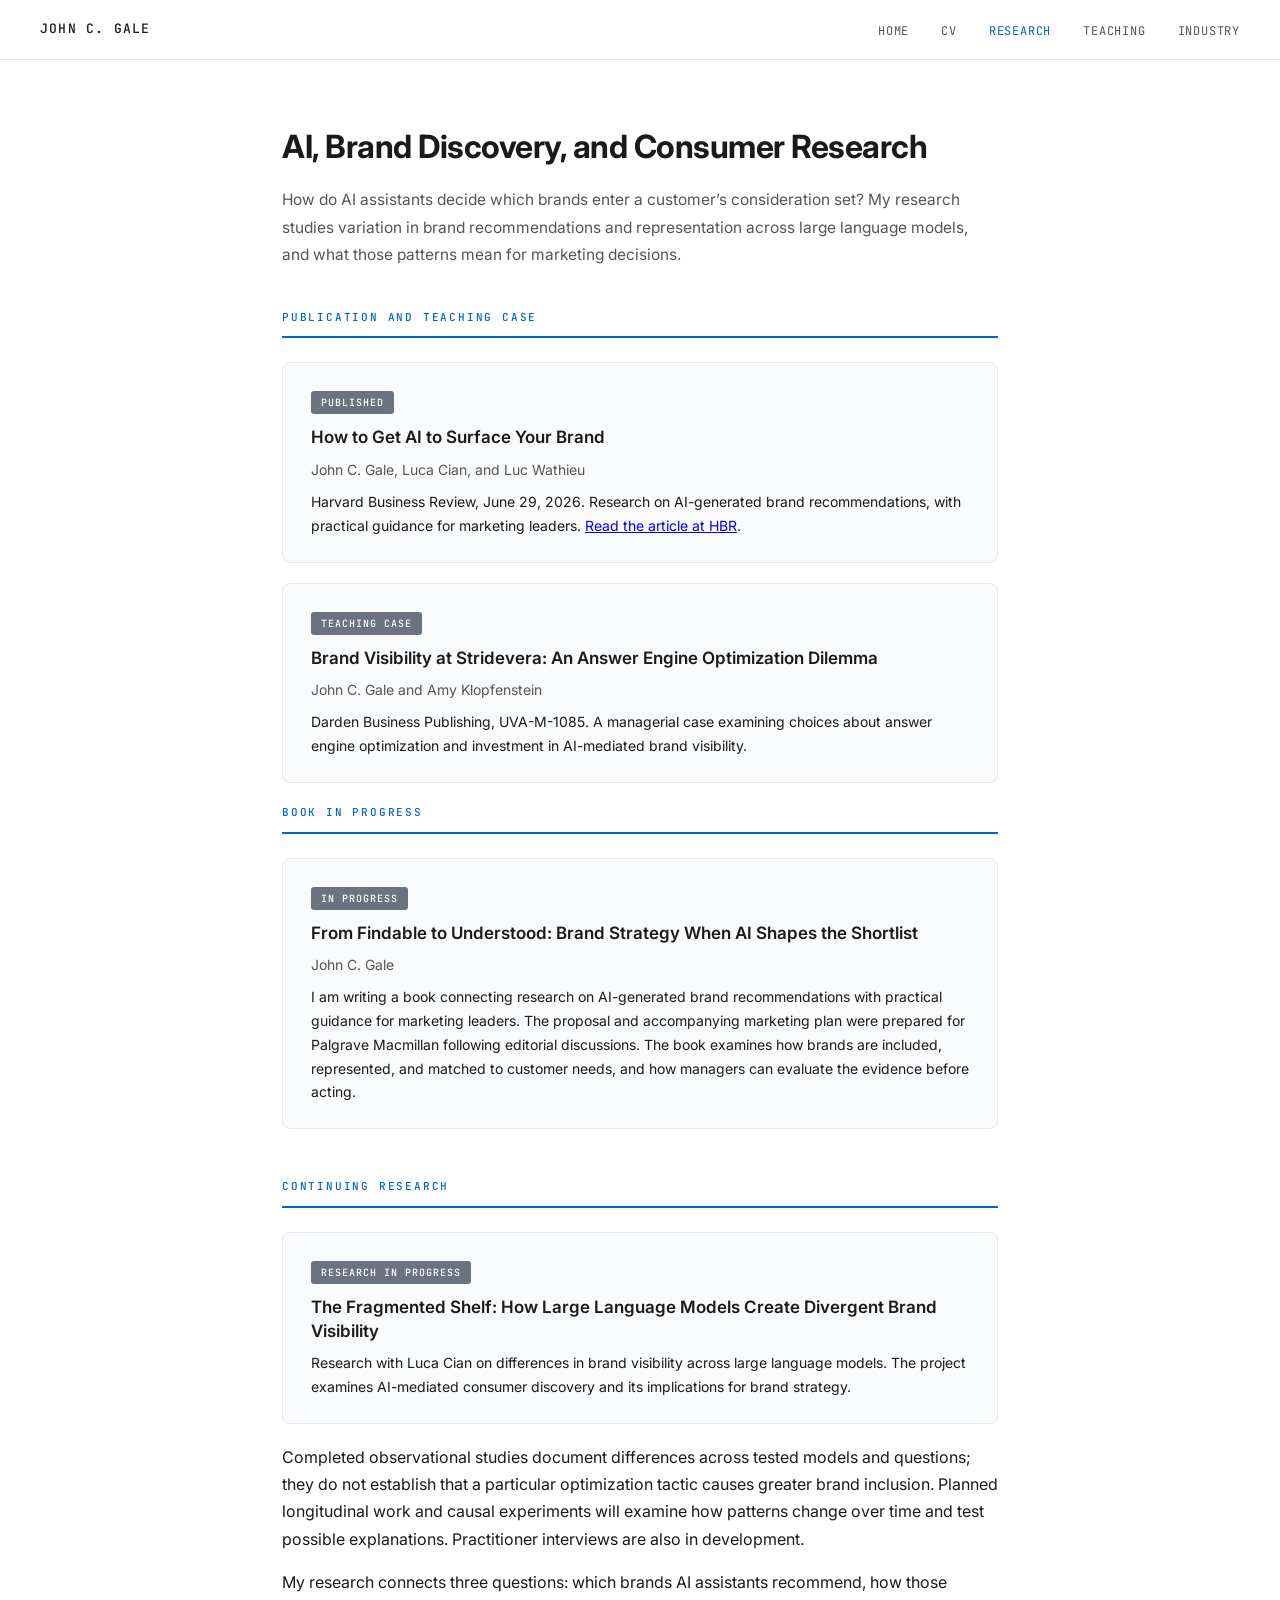
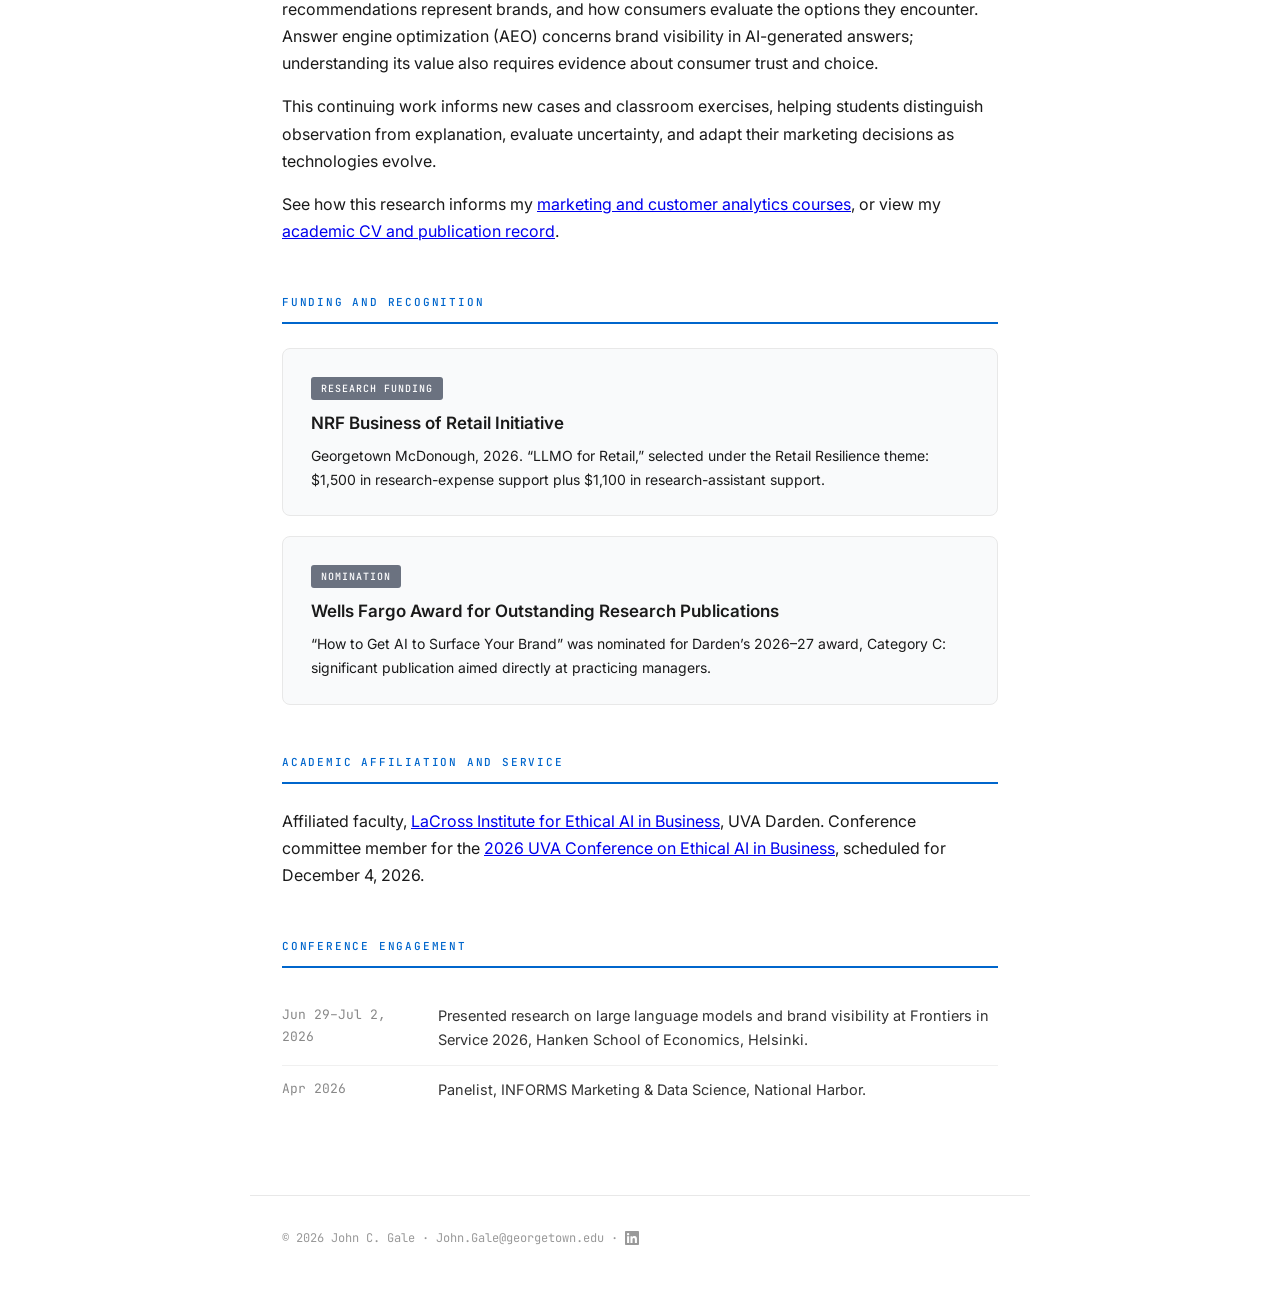
<file: research.html>
<!DOCTYPE html>
<html lang="en">
<head>
  <meta charset="UTF-8">
  <meta name="viewport" content="width=device-width, initial-scale=1.0">
  <meta property="og:type" content="website">
<meta property="og:url" content="https://johncgale.com/research.html">
<meta property="og:title" content="AI, Brand Discovery &amp; Consumer Research | John C. Gale">
<meta property="og:description" content="Explore John C. Gale’s research on AI recommendations and brand visibility, including his Harvard Business Review article, Darden case, and book in progress.">
<meta property="og:image" content="https://johncgale.com/social-preview.jpg">
<meta name="twitter:card" content="summary_large_image">
<meta name="twitter:url" content="https://johncgale.com/research.html">
<meta name="twitter:title" content="AI, Brand Discovery &amp; Consumer Research | John C. Gale">
<meta name="twitter:description" content="Explore John C. Gale’s research on AI recommendations and brand visibility, including his Harvard Business Review article, Darden case, and book in progress.">
<meta name="twitter:image" content="https://johncgale.com/social-preview.jpg">
<meta name="description" content="Explore John C. Gale’s research on AI recommendations and brand visibility, including his Harvard Business Review article, Darden case, and book in progress.">
  <title>AI, Brand Discovery &amp; Consumer Research | John C. Gale</title>
  <link rel="preconnect" href="https://fonts.googleapis.com">
  <link rel="preconnect" href="https://fonts.gstatic.com" crossorigin>
  <link href="https://fonts.googleapis.com/css2?family=Inter:wght@300;400;500;600;700&family=JetBrains+Mono:wght@400;500&display=swap" rel="stylesheet">
  <link rel="icon" href="favicon.ico" sizes="32x32">
  <link rel="icon" href="favicon-192.png" sizes="192x192" type="image/png">
  <link rel="apple-touch-icon" href="apple-touch-icon.png">
  <link rel="stylesheet" href="style.css">
  <link rel="canonical" href="https://johncgale.com/research.html">
  <meta property="og:site_name" content="John C. Gale">
  <meta property="og:image:alt" content="John C. Gale — marketing educator and researcher">
  <meta name="twitter:image:alt" content="John C. Gale — marketing educator and researcher">
<script type="application/ld+json">
{
  "@context": "https://schema.org",
  "@graph": [
    {
      "@type": "WebPage",
      "@id": "https://johncgale.com/research.html#webpage",
      "url": "https://johncgale.com/research.html",
      "name": "AI, Brand Discovery & Consumer Research | John C. Gale",
      "description": "Explore John C. Gale’s research on AI recommendations and brand visibility, including his Harvard Business Review article, Darden case, and book in progress.",
      "inLanguage": "en",
      "isPartOf": {
        "@id": "https://johncgale.com/#website"
      },
      "about": {
        "@id": "https://johncgale.com/#person"
      },
      "mentions": [
        {
          "@id": "https://hbr.org/2026/06/how-to-get-ai-to-surface-your-brand#article"
        },
        {
          "@id": "https://johncgale.com/research.html#stridevera"
        }
      ]
    },
    {
      "@type": "Article",
      "@id": "https://hbr.org/2026/06/how-to-get-ai-to-surface-your-brand#article",
      "url": "https://hbr.org/2026/06/how-to-get-ai-to-surface-your-brand",
      "headline": "How to Get AI to Surface Your Brand",
      "datePublished": "2026-06-29",
      "author": [
        {
          "@type": "Person",
          "@id": "https://johncgale.com/#person",
          "name": "John C. Gale",
          "url": "https://johncgale.com/"
        },
        {
          "@type": "Person",
          "name": "Luca Cian"
        },
        {
          "@type": "Person",
          "name": "Luc Wathieu"
        }
      ],
      "publisher": {
        "@type": "Organization",
        "name": "Harvard Business Review"
      }
    },
    {
      "@type": "CreativeWork",
      "@id": "https://johncgale.com/research.html#stridevera",
      "name": "Brand Visibility at Stridevera: An Answer Engine Optimization Dilemma",
      "identifier": "UVA-M-1085",
      "genre": "Teaching case",
      "author": [
        {
          "@type": "Person",
          "@id": "https://johncgale.com/#person",
          "name": "John C. Gale"
        },
        {
          "@type": "Person",
          "name": "Amy Klopfenstein"
        }
      ],
      "publisher": {
        "@type": "Organization",
        "name": "Darden Business Publishing"
      }
    }
  ]
}
</script>
</head>
<body>

<nav>
  <a href="/" class="name-link">John C. Gale</a>
  <ul>
    <li><a href="/">Home</a></li>
    <li><a href="cv.html">CV</a></li>
    <li><a href="research.html" class="active">Research</a></li>
    <li><a href="teaching.html">Teaching</a></li>
    <li><a href="industry.html">Industry</a></li>
  </ul>
</nav>

<main>
<h1 class="page-title">AI, Brand Discovery, and Consumer Research</h1>
<p class="page-intro">How do AI assistants decide which brands enter a customer’s consideration set? My research studies variation in brand recommendations and representation across large language models, and what those patterns mean for marketing decisions.</p>
<h2 class="section-label">Publication and Teaching Case</h2>
<article class="paper-card"><span class="paper-status working">Published</span><h3>How to Get AI to Surface Your Brand</h3>
<p class="authors">John C. Gale, Luca Cian, and Luc Wathieu</p>
<p>Harvard Business Review, June 29, 2026. Research on AI-generated brand recommendations, with practical guidance for marketing leaders. <a href="https://hbr.org/2026/06/how-to-get-ai-to-surface-your-brand">Read the article at HBR</a>.</p>
</article>
<article class="paper-card"><span class="paper-status working">Teaching case</span><h3>Brand Visibility at Stridevera: An Answer Engine Optimization Dilemma</h3>
<p class="authors">John C. Gale and Amy Klopfenstein</p>
<p>Darden Business Publishing, UVA-M-1085. A managerial case examining choices about answer engine optimization and investment in AI-mediated brand visibility.</p>
</article>
<section id="book"><h2 class="section-label">Book in Progress</h2>
<article class="paper-card"><span class="paper-status working">In progress</span><h3>From Findable to Understood: Brand Strategy When AI Shapes the Shortlist</h3>
<p class="authors">John C. Gale</p>
<p>I am writing a book connecting research on AI-generated brand recommendations with practical guidance for marketing leaders. The proposal and accompanying marketing plan were prepared for Palgrave Macmillan following editorial discussions. The book examines how brands are included, represented, and matched to customer needs, and how managers can evaluate the evidence before acting.</p>
</article>
</section>
<h2 class="section-label">Continuing Research</h2>
<article class="paper-card"><span class="paper-status working">Research in progress</span><h3>The Fragmented Shelf: How Large Language Models Create Divergent Brand Visibility</h3>
<p>Research with Luca Cian on differences in brand visibility across large language models. The project examines AI-mediated consumer discovery and its implications for brand strategy.</p>
</article>
<p>Completed observational studies document differences across tested models and questions; they do not establish that a particular optimization tactic causes greater brand inclusion. Planned longitudinal work and causal experiments will examine how patterns change over time and test possible explanations. Practitioner interviews are also in development.</p>
<p>My research connects three questions: which brands AI assistants recommend, how those recommendations represent brands, and how consumers evaluate the options they encounter. Answer engine optimization (AEO) concerns brand visibility in AI-generated answers; understanding its value also requires evidence about consumer trust and choice.</p>
<p>This continuing work informs new cases and classroom exercises, helping students distinguish observation from explanation, evaluate uncertainty, and adapt their marketing decisions as technologies evolve.</p>
<p>See how this research informs my <a href="teaching.html">marketing and customer analytics courses</a>, or view my <a href="cv.html">academic CV and publication record</a>.</p>
<h2 class="section-label">Funding and Recognition</h2>
<article class="paper-card"><span class="paper-status working">Research funding</span><h3>NRF Business of Retail Initiative</h3>
<p>Georgetown McDonough, 2026. “LLMO for Retail,” selected under the Retail Resilience theme: $1,500 in research-expense support plus $1,100 in research-assistant support.</p>
</article>
<article class="paper-card"><span class="paper-status working">Nomination</span><h3>Wells Fargo Award for Outstanding Research Publications</h3>
<p>“How to Get AI to Surface Your Brand” was nominated for Darden’s 2026–27 award, Category C: significant publication aimed directly at practicing managers.</p>
</article>
<h2 class="section-label">Academic Affiliation and Service</h2>
<p>Affiliated faculty, <a href="https://www.darden.virginia.edu/lacross-ai-institute">LaCross Institute for Ethical AI in Business</a>, UVA Darden. Conference committee member for the <a href="https://www.darden.virginia.edu/lacross-ai-institute/events/conference">2026 UVA Conference on Ethical AI in Business</a>, scheduled for December 4, 2026.</p>
<h2 class="section-label">Conference Engagement</h2>
<div class="event-row"><span class="event-date">Jun 29–Jul 2, 2026</span><span class="event-detail">Presented research on large language models and brand visibility at Frontiers in Service 2026, Hanken School of Economics, Helsinki.</span></div>
<div class="event-row"><span class="event-date">Apr 2026</span><span class="event-detail">Panelist, INFORMS Marketing &amp; Data Science, National Harbor.</span></div>
</main>

<footer>
  &copy; 2026 John C. Gale &middot; <a href="mailto:John.Gale@georgetown.edu">John.Gale@georgetown.edu</a> &middot; <a href="https://linkedin.com/in/johncgale" target="_blank" rel="noopener" aria-label="LinkedIn" style="display:inline-flex;vertical-align:middle;"><svg xmlns="http://www.w3.org/2000/svg" width="14" height="14" viewBox="0 0 24 24" fill="currentColor"><path d="M20.447 20.452h-3.554v-5.569c0-1.328-.027-3.037-1.852-3.037-1.853 0-2.136 1.445-2.136 2.939v5.667H9.351V9h3.414v1.561h.046c.477-.9 1.637-1.85 3.37-1.85 3.601 0 4.267 2.37 4.267 5.455v6.286zM5.337 7.433a2.062 2.062 0 01-2.063-2.065 2.064 2.064 0 112.063 2.065zm1.782 13.019H3.555V9h3.564v11.452zM22.225 0H1.771C.792 0 0 .774 0 1.729v20.542C0 23.227.792 24 1.771 24h20.451C23.2 24 24 23.227 24 22.271V1.729C24 .774 23.2 0 22.222 0h.003z"/></svg></a>
</footer>

</body>
</html>
</file>
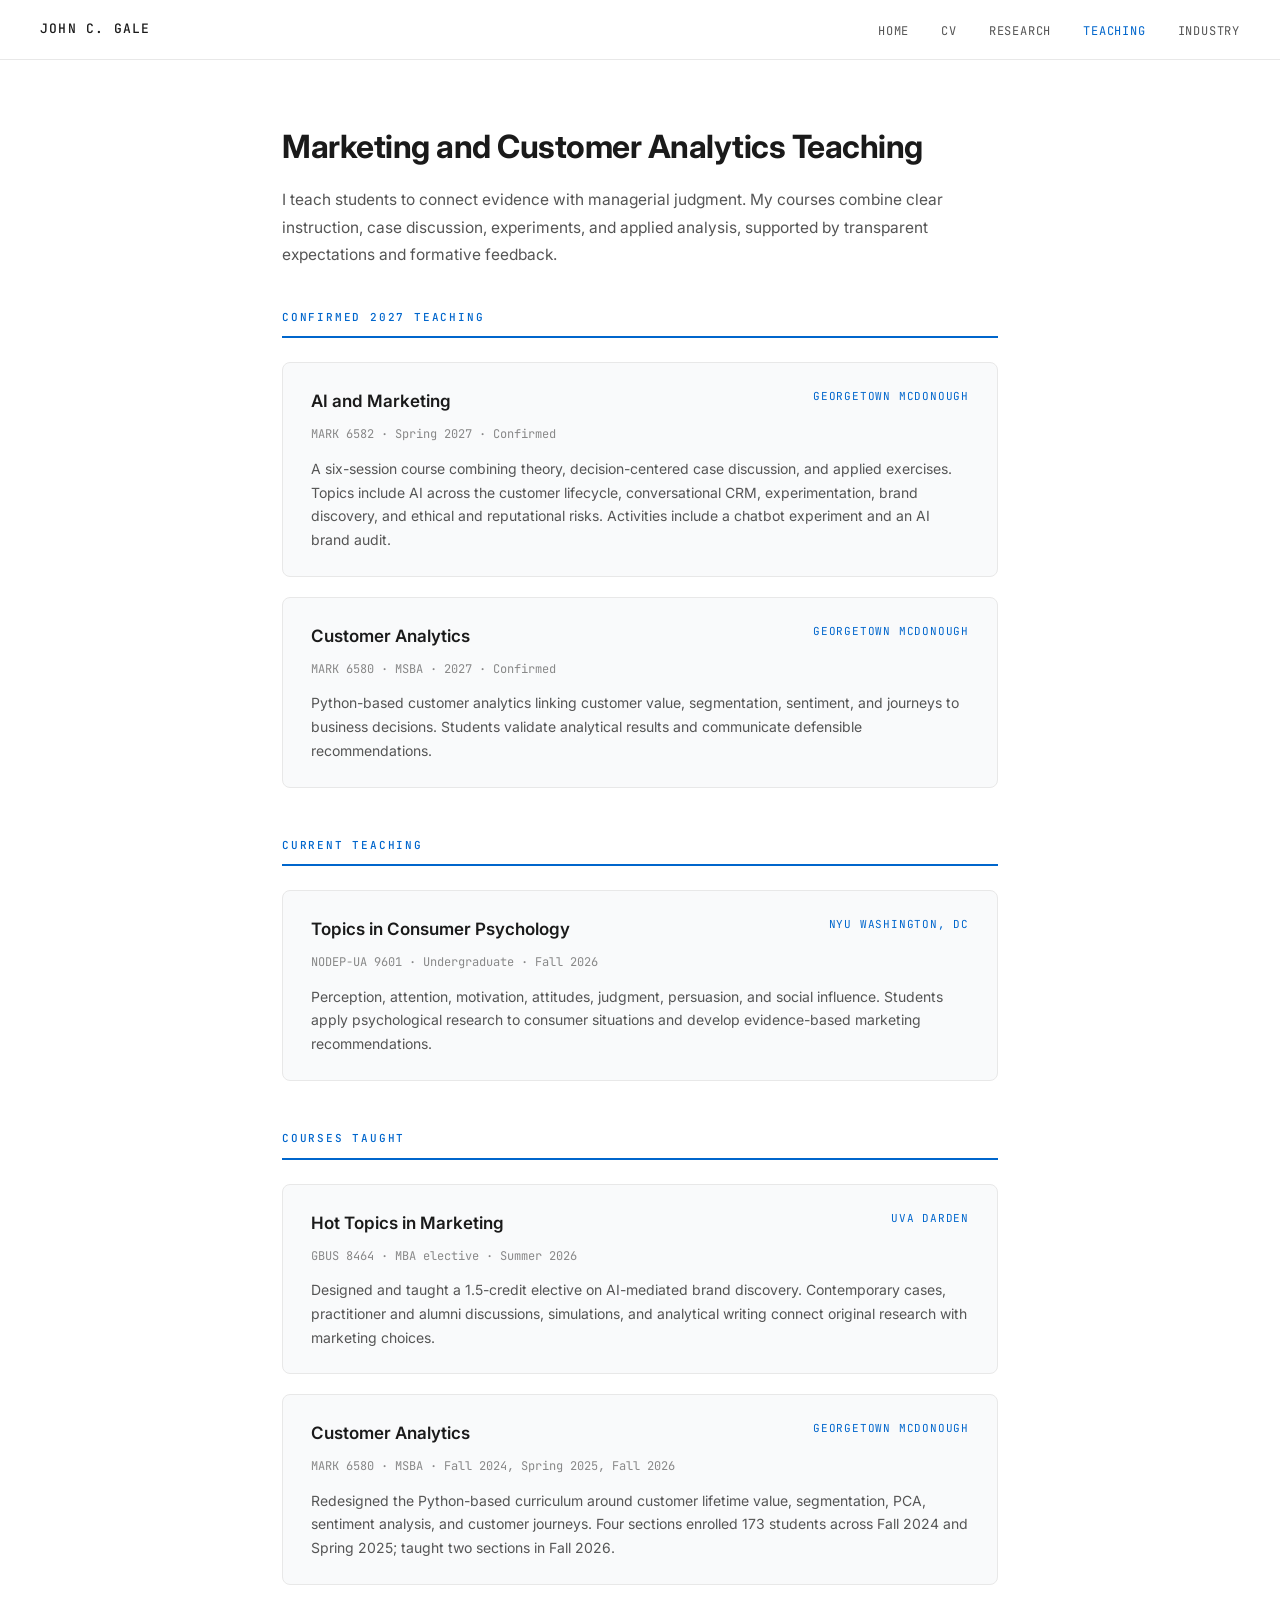
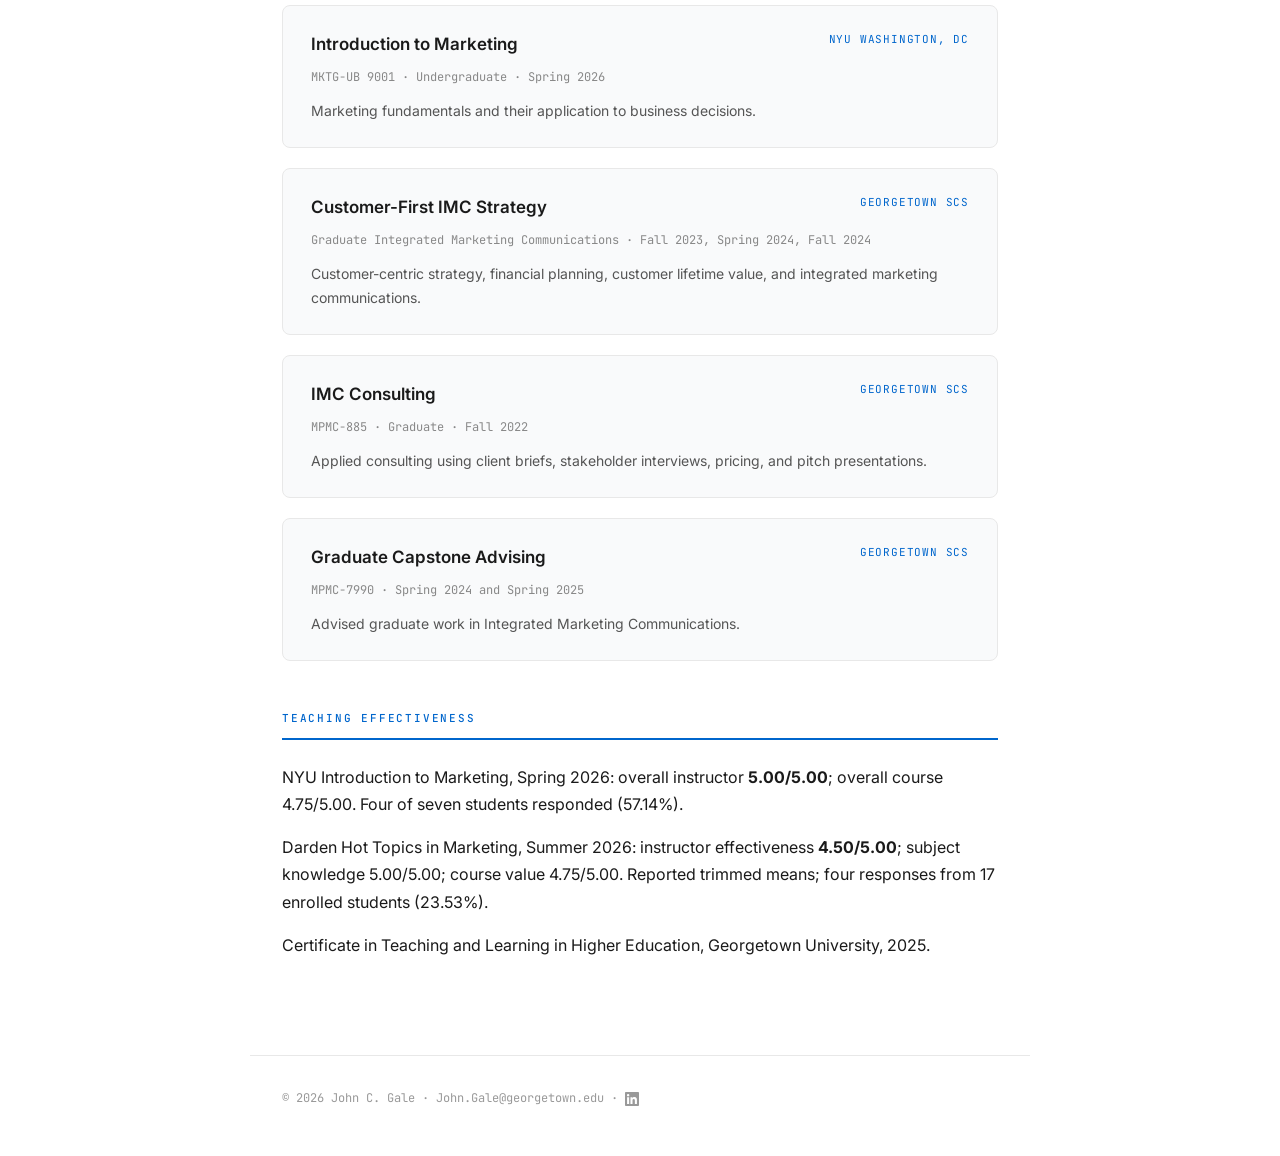
<file: teaching.html>
<!DOCTYPE html>
<html lang="en">
<head>
  <meta charset="UTF-8">
  <meta name="viewport" content="width=device-width, initial-scale=1.0">
  <meta property="og:type" content="website">
<meta property="og:url" content="https://johncgale.com/teaching.html">
<meta property="og:title" content="Marketing &amp; Customer Analytics Teaching | John C. Gale">
<meta property="og:description" content="Marketing courses taught by John C. Gale at UVA Darden, Georgetown, and NYU, including confirmed 2027 AI and Marketing and Customer Analytics courses.">
<meta property="og:image" content="https://johncgale.com/social-preview.jpg">
<meta name="twitter:card" content="summary_large_image">
<meta name="twitter:url" content="https://johncgale.com/teaching.html">
<meta name="twitter:title" content="Marketing &amp; Customer Analytics Teaching | John C. Gale">
<meta name="twitter:description" content="Marketing courses taught by John C. Gale at UVA Darden, Georgetown, and NYU, including confirmed 2027 AI and Marketing and Customer Analytics courses.">
<meta name="twitter:image" content="https://johncgale.com/social-preview.jpg">
<meta name="description" content="Marketing courses taught by John C. Gale at UVA Darden, Georgetown, and NYU, including confirmed 2027 AI and Marketing and Customer Analytics courses.">
  <title>Marketing &amp; Customer Analytics Teaching | John C. Gale</title>
  <link rel="preconnect" href="https://fonts.googleapis.com">
  <link rel="preconnect" href="https://fonts.gstatic.com" crossorigin>
  <link href="https://fonts.googleapis.com/css2?family=Inter:wght@300;400;500;600;700&family=JetBrains+Mono:wght@400;500&display=swap" rel="stylesheet">
  <link rel="icon" href="favicon.ico" sizes="32x32">
  <link rel="icon" href="favicon-192.png" sizes="192x192" type="image/png">
  <link rel="apple-touch-icon" href="apple-touch-icon.png">
  <link rel="stylesheet" href="style.css">
  <link rel="canonical" href="https://johncgale.com/teaching.html">
  <meta property="og:site_name" content="John C. Gale">
  <meta property="og:image:alt" content="John C. Gale — marketing educator and researcher">
  <meta name="twitter:image:alt" content="John C. Gale — marketing educator and researcher">
<script type="application/ld+json">
{
  "@context": "https://schema.org",
  "@graph": [
    {
      "@type": "WebPage",
      "@id": "https://johncgale.com/teaching.html#webpage",
      "url": "https://johncgale.com/teaching.html",
      "name": "Marketing & Customer Analytics Teaching | John C. Gale",
      "description": "Marketing courses taught by John C. Gale at UVA Darden, Georgetown, and NYU, including confirmed 2027 AI and Marketing and Customer Analytics courses.",
      "inLanguage": "en",
      "isPartOf": {
        "@id": "https://johncgale.com/#website"
      },
      "about": {
        "@id": "https://johncgale.com/#person"
      }
    }
  ]
}
</script>
</head>
<body>

<nav>
  <a href="/" class="name-link">John C. Gale</a>
  <ul>
    <li><a href="/">Home</a></li>
    <li><a href="cv.html">CV</a></li>
    <li><a href="research.html">Research</a></li>
    <li><a href="teaching.html" class="active">Teaching</a></li>
    <li><a href="industry.html">Industry</a></li>
  </ul>
</nav>

<main>
<h1 class="page-title">Marketing and Customer Analytics Teaching</h1>
<p class="page-intro">I teach students to connect evidence with managerial judgment. My courses combine clear instruction, case discussion, experiments, and applied analysis, supported by transparent expectations and formative feedback.</p>
<h2 class="section-label">Confirmed 2027 Teaching</h2>
<article class="course-card"><div class="course-header"><h3>AI and Marketing</h3>
<span class="institution">Georgetown McDonough</span></div>
<div class="course-code">MARK 6582 · Spring 2027 · Confirmed</div>
<div class="course-details">A six-session course combining theory, decision-centered case discussion, and applied exercises. Topics include AI across the customer lifecycle, conversational CRM, experimentation, brand discovery, and ethical and reputational risks. Activities include a chatbot experiment and an AI brand audit.</div>
</article>
<article class="course-card"><div class="course-header"><h3>Customer Analytics</h3>
<span class="institution">Georgetown McDonough</span></div>
<div class="course-code">MARK 6580 · MSBA · 2027 · Confirmed</div>
<div class="course-details">Python-based customer analytics linking customer value, segmentation, sentiment, and journeys to business decisions. Students validate analytical results and communicate defensible recommendations.</div>
</article>
<h2 class="section-label">Current Teaching</h2>
<article class="course-card"><div class="course-header"><h3>Topics in Consumer Psychology</h3>
<span class="institution">NYU Washington, DC</span></div>
<div class="course-code">NODEP-UA 9601 · Undergraduate · Fall 2026</div>
<div class="course-details">Perception, attention, motivation, attitudes, judgment, persuasion, and social influence. Students apply psychological research to consumer situations and develop evidence-based marketing recommendations.</div>
</article>
<h2 class="section-label">Courses Taught</h2>
<article class="course-card"><div class="course-header"><h3>Hot Topics in Marketing</h3>
<span class="institution">UVA Darden</span></div>
<div class="course-code">GBUS 8464 · MBA elective · Summer 2026</div>
<div class="course-details">Designed and taught a 1.5-credit elective on AI-mediated brand discovery. Contemporary cases, practitioner and alumni discussions, simulations, and analytical writing connect original research with marketing choices.</div>
</article>
<article class="course-card"><div class="course-header"><h3>Customer Analytics</h3>
<span class="institution">Georgetown McDonough</span></div>
<div class="course-code">MARK 6580 · MSBA · Fall 2024, Spring 2025, Fall 2026</div>
<div class="course-details">Redesigned the Python-based curriculum around customer lifetime value, segmentation, PCA, sentiment analysis, and customer journeys. Four sections enrolled 173 students across Fall 2024 and Spring 2025; taught two sections in Fall 2026.</div>
</article>
<article class="course-card"><div class="course-header"><h3>Introduction to Marketing</h3>
<span class="institution">NYU Washington, DC</span></div>
<div class="course-code">MKTG-UB 9001 · Undergraduate · Spring 2026</div>
<div class="course-details">Marketing fundamentals and their application to business decisions.</div>
</article>
<article class="course-card"><div class="course-header"><h3>Customer-First IMC Strategy</h3>
<span class="institution">Georgetown SCS</span></div>
<div class="course-code">Graduate Integrated Marketing Communications · Fall 2023, Spring 2024, Fall 2024</div>
<div class="course-details">Customer-centric strategy, financial planning, customer lifetime value, and integrated marketing communications.</div>
</article>
<article class="course-card"><div class="course-header"><h3>IMC Consulting</h3>
<span class="institution">Georgetown SCS</span></div>
<div class="course-code">MPMC-885 · Graduate · Fall 2022</div>
<div class="course-details">Applied consulting using client briefs, stakeholder interviews, pricing, and pitch presentations.</div>
</article>
<article class="course-card"><div class="course-header"><h3>Graduate Capstone Advising</h3>
<span class="institution">Georgetown SCS</span></div>
<div class="course-code">MPMC-7990 · Spring 2024 and Spring 2025</div>
<div class="course-details">Advised graduate work in Integrated Marketing Communications.</div>
</article>
<h2 class="section-label">Teaching Effectiveness</h2>
<p>NYU Introduction to Marketing, Spring 2026: overall instructor <strong>5.00/5.00</strong>; overall course 4.75/5.00. Four of seven students responded (57.14%).</p>
<p>Darden Hot Topics in Marketing, Summer 2026: instructor effectiveness <strong>4.50/5.00</strong>; subject knowledge 5.00/5.00; course value 4.75/5.00. Reported trimmed means; four responses from 17 enrolled students (23.53%).</p>
<p>Certificate in Teaching and Learning in Higher Education, Georgetown University, 2025.</p>
</main>

<footer>
  &copy; 2026 John C. Gale &middot; <a href="mailto:John.Gale@georgetown.edu">John.Gale@georgetown.edu</a> &middot; <a href="https://linkedin.com/in/johncgale" target="_blank" rel="noopener" aria-label="LinkedIn" style="display:inline-flex;vertical-align:middle;"><svg xmlns="http://www.w3.org/2000/svg" width="14" height="14" viewBox="0 0 24 24" fill="currentColor"><path d="M20.447 20.452h-3.554v-5.569c0-1.328-.027-3.037-1.852-3.037-1.853 0-2.136 1.445-2.136 2.939v5.667H9.351V9h3.414v1.561h.046c.477-.9 1.637-1.85 3.37-1.85 3.601 0 4.267 2.37 4.267 5.455v6.286zM5.337 7.433a2.062 2.062 0 01-2.063-2.065 2.064 2.064 0 112.063 2.065zm1.782 13.019H3.555V9h3.564v11.452zM22.225 0H1.771C.792 0 0 .774 0 1.729v20.542C0 23.227.792 24 1.771 24h20.451C23.2 24 24 23.227 24 22.271V1.729C24 .774 23.2 0 22.222 0h.003z"/></svg></a>
</footer>

</body>
</html>
</file>
<file: style.css>
/* ========================================
   John C. Gale — Academic Portfolio
   Shared Stylesheet
   ======================================== */

/* === RESET & BASE === */
*, *::before, *::after { margin: 0; padding: 0; box-sizing: border-box; }
html { scroll-behavior: smooth; }
body {
  font-family: 'Inter', -apple-system, BlinkMacSystemFont, sans-serif;
  font-size: 16px;
  line-height: 1.7;
  color: #1a1a1a;
  background: #fff;
  -webkit-font-smoothing: antialiased;
}

/* === NAV === */
nav {
  position: fixed;
  top: 0; left: 0; right: 0;
  z-index: 100;
  display: flex;
  justify-content: space-between;
  align-items: center;
  padding: 0 40px;
  height: 60px;
  background: #fff;
  border-bottom: 1px solid #e8e8e8;
}
nav .name-link {
  font-family: 'JetBrains Mono', monospace;
  font-size: 13px;
  font-weight: 500;
  letter-spacing: 1.2px;
  text-transform: uppercase;
  text-decoration: none;
  color: #1a1a1a;
}
nav ul {
  display: flex;
  list-style: none;
  gap: 32px;
}
nav ul a {
  font-family: 'JetBrains Mono', monospace;
  font-size: 12px;
  font-weight: 400;
  letter-spacing: 0.8px;
  text-transform: uppercase;
  text-decoration: none;
  color: #555;
  transition: color 0.2s;
}
nav ul a:hover,
nav ul a.active {
  color: #0066cc;
}

/* === MAIN CONTAINER === */
main {
  max-width: 780px;
  margin: 0 auto;
  padding: 120px 32px 80px;
}

/* === FOOTER === */
footer {
  max-width: 780px;
  margin: 0 auto;
  padding: 32px 32px 48px;
  border-top: 1px solid #e8e8e8;
  font-family: 'JetBrains Mono', monospace;
  font-size: 12px;
  color: #999;
}
footer a {
  color: #999;
  text-decoration: none;
}
footer a:hover { color: #0066cc; }

/* === SECTION LABEL === */
.section-label {
  font-family: 'JetBrains Mono', monospace;
  font-size: 11px;
  font-weight: 500;
  letter-spacing: 1.8px;
  text-transform: uppercase;
  color: #0066cc;
  padding-bottom: 10px;
  border-bottom: 2px solid #0066cc;
  margin-bottom: 24px;
  margin-top: 48px;
}
.section-label:first-of-type { margin-top: 0; }

/* === SUB-SECTION LABEL === */
.sub-label {
  font-family: 'JetBrains Mono', monospace;
  font-size: 13px;
  color: #888;
  text-transform: uppercase;
  letter-spacing: 0.8px;
  margin-bottom: 12px;
  margin-top: 8px;
}

/* === TWO-COLUMN ROW (date + detail) === */
.two-col {
  display: grid;
  grid-template-columns: 140px 1fr;
  gap: 16px;
  padding: 8px 0;
  font-size: 14.5px;
}
.yr {
  font-family: 'JetBrains Mono', monospace;
  font-size: 13px;
  color: #888;
}
.detail { color: #333; }
.detail strong { font-weight: 600; }
.detail em { font-style: italic; color: #555; }

/* === BUTTONS === */
.btn {
  display: inline-block;
  font-family: 'JetBrains Mono', monospace;
  font-size: 12px;
  font-weight: 500;
  letter-spacing: 0.6px;
  text-transform: uppercase;
  padding: 10px 20px;
  text-decoration: none;
  border-radius: 4px;
  transition: all 0.2s;
}
.btn-primary { background: #1a1a1a; color: #fff; }
.btn-primary:hover { background: #0066cc; }
.btn-outline { background: #fff; color: #1a1a1a; border: 1px solid #ccc; }
.btn-outline:hover { border-color: #0066cc; color: #0066cc; }
.btn-blue { background: #0066cc; color: #fff; }
.btn-blue:hover { background: #0052a3; }

/* ========================================
   HOME PAGE
   ======================================== */
.hero {
  display: grid;
  grid-template-columns: 1fr 160px;
  gap: 32px;
  align-items: start;
  margin-bottom: 64px;
}
.hero h1 {
  font-size: 36px;
  font-weight: 700;
  letter-spacing: -0.5px;
  line-height: 1.2;
  margin-bottom: 8px;
}
.hero .subtitle {
  font-family: 'JetBrains Mono', monospace;
  font-size: 13px;
  color: #666;
  letter-spacing: 0.3px;
  line-height: 1.9;
  margin-bottom: 24px;
}
.hero .bio p {
  font-size: 15.5px;
  color: #333;
  margin-bottom: 16px;
  line-height: 1.75;
}
.hero .bio a {
  color: #0066cc;
  text-decoration: none;
  border-bottom: 1px solid transparent;
  transition: border-color 0.2s;
}
.hero .bio a:hover { border-bottom-color: #0066cc; }
.hero .headshot {
  width: 160px;
  height: 200px;
  object-fit: cover;
  border-radius: 6px;
  margin-top: 4px;
}

/* Recent & Upcoming */
.event-row {
  display: grid;
  grid-template-columns: 140px 1fr;
  gap: 16px;
  padding: 12px 0;
  border-bottom: 1px solid #f0f0f0;
  font-size: 14.5px;
}
.event-row:last-child { border-bottom: none; }
.event-date {
  font-family: 'JetBrains Mono', monospace;
  font-size: 13px;
  color: #888;
}
.event-detail { color: #333; }

/* ========================================
   CV PAGE
   ======================================== */
.cv-topbar {
  display: flex;
  justify-content: space-between;
  align-items: center;
  margin-bottom: 40px;
  padding-bottom: 24px;
  border-bottom: 1px solid #e8e8e8;
}
.cv-topbar h1 {
  font-size: 32px;
  font-weight: 700;
  letter-spacing: -0.5px;
}
.cv-topbar .actions { display: flex; gap: 12px; }

.cv-header { margin-bottom: 48px; }
.cv-header h2 { font-size: 28px; font-weight: 700; margin-bottom: 4px; }
.cv-subtitle {
  font-family: 'JetBrains Mono', monospace;
  font-size: 13px;
  color: #666;
  letter-spacing: 0.3px;
  margin-bottom: 8px;
}
.cv-contact {
  font-family: 'JetBrains Mono', monospace;
  font-size: 12px;
  color: #888;
}
.cv-contact a { color: #0066cc; text-decoration: none; }

.inst-name {
  font-weight: 600;
  font-size: 15px;
  margin-top: 16px;
  margin-bottom: 4px;
}
.appt-row {
  display: grid;
  grid-template-columns: 1fr auto;
  gap: 12px;
  padding: 3px 0;
  font-size: 14.5px;
  color: #333;
}
.appt-yr {
  font-family: 'JetBrains Mono', monospace;
  font-size: 13px;
  color: #888;
  text-align: right;
}

/* Papers (CV style) */
.paper {
  display: grid;
  grid-template-columns: 28px 1fr;
  gap: 8px;
  padding: 12px 0;
  border-bottom: 1px solid #f0f0f0;
}
.paper:last-child { border-bottom: none; }
.num {
  font-family: 'JetBrains Mono', monospace;
  font-size: 13px;
  color: #0066cc;
  font-weight: 500;
  padding-top: 2px;
}
.paper .body { font-size: 14.5px; color: #333; line-height: 1.65; }
.paper .me { font-weight: 600; }
.paper .status {
  font-family: 'JetBrains Mono', monospace;
  font-size: 11px;
  color: #0066cc;
  text-transform: uppercase;
  letter-spacing: 0.5px;
  margin-left: 6px;
}
.paper .links { margin-top: 4px; }
.paper .links a {
  font-family: 'JetBrains Mono', monospace;
  font-size: 11px;
  color: #0066cc;
  text-decoration: none;
  text-transform: uppercase;
  letter-spacing: 0.5px;
}

/* ========================================
   RESEARCH PAGE
   ======================================== */
.page-intro {
  font-size: 15.5px;
  color: #555;
  line-height: 1.75;
  margin-bottom: 40px;
}
.page-title {
  font-size: 32px;
  font-weight: 700;
  letter-spacing: -0.5px;
  margin-bottom: 12px;
}

.interest-tags { display: flex; flex-wrap: wrap; gap: 8px; margin-bottom: 16px; }
.interest-tag {
  font-family: 'JetBrains Mono', monospace;
  font-size: 12px;
  padding: 6px 14px;
  background: #f0f6ff;
  color: #0066cc;
  border-radius: 20px;
  letter-spacing: 0.3px;
}

.paper-card {
  background: #f9fafb;
  border: 1px solid #e8e8e8;
  border-radius: 8px;
  padding: 24px 28px;
  margin-bottom: 20px;
}
.paper-card .paper-status {
  font-family: 'JetBrains Mono', monospace;
  font-size: 10px;
  font-weight: 500;
  letter-spacing: 1px;
  text-transform: uppercase;
  color: #fff;
  padding: 3px 10px;
  border-radius: 3px;
  display: inline-block;
  margin-bottom: 12px;
}
.paper-card .paper-status.review { background: #0066cc; }
.paper-card .paper-status.working { background: #6b7280; }
.paper-card .paper-status.prep { background: #9ca3af; }
.paper-card h3 { font-size: 17px; font-weight: 600; margin-bottom: 8px; line-height: 1.4; }
.paper-card .authors { font-size: 14px; color: #555; margin-bottom: 8px; }
.paper-card .authors .me { font-weight: 600; color: #1a1a1a; }
.paper-card .journal { font-size: 14px; color: #888; font-style: italic; }
.paper-card .abstract {
  font-size: 14px; color: #555; line-height: 1.65;
  margin-top: 12px; padding-top: 12px; border-top: 1px solid #e8e8e8;
}

.grant-card {
  background: #f9fafb;
  border: 1px solid #e8e8e8;
  border-radius: 8px;
  padding: 24px 28px;
  margin-bottom: 20px;
}
.grant-card h3 { font-size: 16px; font-weight: 600; margin-bottom: 4px; }
.grant-card .grant-amount {
  font-family: 'JetBrains Mono', monospace;
  font-size: 14px;
  color: #0066cc;
  font-weight: 500;
  margin-bottom: 8px;
}
.grant-card p { font-size: 14px; color: #555; line-height: 1.65; }
.grant-card em { color: #888; }

.conf-row {
  display: grid;
  grid-template-columns: 100px 1fr;
  gap: 16px;
  padding: 12px 0;
  border-bottom: 1px solid #f0f0f0;
  font-size: 14.5px;
}
.conf-row:last-child { border-bottom: none; }
.conf-date {
  font-family: 'JetBrains Mono', monospace;
  font-size: 13px;
  color: #888;
}
.conf-detail { color: #333; }
.conf-detail em { color: #666; }

/* ========================================
   TEACHING PAGE
   ======================================== */
.course-card {
  background: #f9fafb;
  border: 1px solid #e8e8e8;
  border-radius: 8px;
  padding: 24px 28px;
  margin-bottom: 20px;
}
.course-card .course-header {
  display: flex;
  justify-content: space-between;
  align-items: start;
  margin-bottom: 8px;
}
.course-card h3 { font-size: 17px; font-weight: 600; color: #1a1a1a; }
.course-card .institution {
  font-family: 'JetBrains Mono', monospace;
  font-size: 11px;
  color: #0066cc;
  text-transform: uppercase;
  letter-spacing: 0.8px;
  white-space: nowrap;
}
.course-card .course-code {
  font-family: 'JetBrains Mono', monospace;
  font-size: 12px;
  color: #888;
  margin-bottom: 12px;
}
.course-card .course-details { font-size: 14px; color: #555; line-height: 1.7; }
.course-card .course-details strong { color: #333; }
.course-card .course-meta {
  margin-top: 12px;
  padding-top: 12px;
  border-top: 1px solid #e8e8e8;
  font-family: 'JetBrains Mono', monospace;
  font-size: 12px;
  color: #888;
}
.course-card .rating { color: #0066cc; font-weight: 500; }

.dev-card {
  padding: 20px 0;
  border-bottom: 1px solid #f0f0f0;
}
.dev-card:last-child { border-bottom: none; }
.dev-card h3 { font-size: 15px; font-weight: 600; margin-bottom: 4px; }
.dev-card p { font-size: 14px; color: #555; line-height: 1.65; }

/* ========================================
   INDUSTRY PAGE
   ======================================== */
.role-card {
  margin-bottom: 36px;
  padding-bottom: 36px;
  border-bottom: 1px solid #f0f0f0;
}
.role-card:last-child { border-bottom: none; }
.role-card .role-header {
  display: flex;
  justify-content: space-between;
  align-items: start;
  margin-bottom: 4px;
}
.role-card h3 { font-size: 17px; font-weight: 600; }
.role-card .role-dates {
  font-family: 'JetBrains Mono', monospace;
  font-size: 12px;
  color: #888;
  white-space: nowrap;
}
.role-card .company { font-size: 15px; color: #555; margin-bottom: 12px; }
.role-card p { font-size: 14.5px; color: #444; line-height: 1.7; }

.prev-role {
  display: grid;
  grid-template-columns: 1fr auto;
  gap: 16px;
  padding: 10px 0;
  border-bottom: 1px solid #f0f0f0;
  font-size: 14.5px;
}
.prev-role:last-child { border-bottom: none; }
.prev-role .role-title { color: #333; }
.prev-role .role-title strong { font-weight: 600; }
.prev-role .role-yr {
  font-family: 'JetBrains Mono', monospace;
  font-size: 13px;
  color: #888;
  text-align: right;
}

.cta-box {
  background: #f9fafb;
  border: 1px solid #e8e8e8;
  border-radius: 8px;
  padding: 28px 32px;
  margin-top: 48px;
  text-align: center;
}
.cta-box h3 { font-size: 18px; font-weight: 600; margin-bottom: 8px; }
.cta-box p { font-size: 14.5px; color: #555; margin-bottom: 16px; }

/* ========================================
   RESPONSIVE
   ======================================== */
@media (max-width: 700px) {
  nav { padding: 0 20px; }
  nav .name-link { font-size: 11px; }
  nav ul { gap: 12px; }
  nav ul a { font-size: 11px; }
  main { padding: 100px 20px 60px; }
  .hero { grid-template-columns: 1fr; }
  .hero .headshot { width: 140px; height: 170px; order: -1; }
  .two-col { grid-template-columns: 1fr; gap: 4px; }
  .event-row { grid-template-columns: 1fr; gap: 4px; }
  .appt-row { grid-template-columns: 1fr; }
  .appt-yr { text-align: left; }
  .conf-row { grid-template-columns: 1fr; gap: 4px; }
  .prev-role { grid-template-columns: 1fr; }
  .prev-role .role-yr { text-align: left; }
  .course-card .course-header { flex-direction: column; gap: 4px; }
  .role-card .role-header { flex-direction: column; gap: 4px; }
}

/* Academic profile refresh: readable long-form content and compact screens. */
main > p, .cv-content p { margin-bottom: 16px; }
main a { overflow-wrap: anywhere; }
.paper-card > p { font-size: 14px; line-height: 1.7; }
.cv-content, .cv-content p, .cv-content h2, .cv-content h3, .cv-content a { color: #000; }
.cv-content h3 { font-size: 15px; margin: 20px 0 6px; }
.cv-content p { font-size: 14.5px; }
#book { scroll-margin-top: 85px; }
@media (max-width: 540px) {
 nav { height: auto; min-height: 82px; flex-direction: column; justify-content: center; gap: 8px; padding: 10px 12px; }
 nav ul { gap: 15px; flex-wrap: wrap; justify-content: center; }
 .cv-topbar { align-items: flex-start; flex-direction: column; gap: 16px; }
 .course-card, .paper-card { padding: 20px; }
 .course-card .institution { white-space: normal; }
}
</file>
